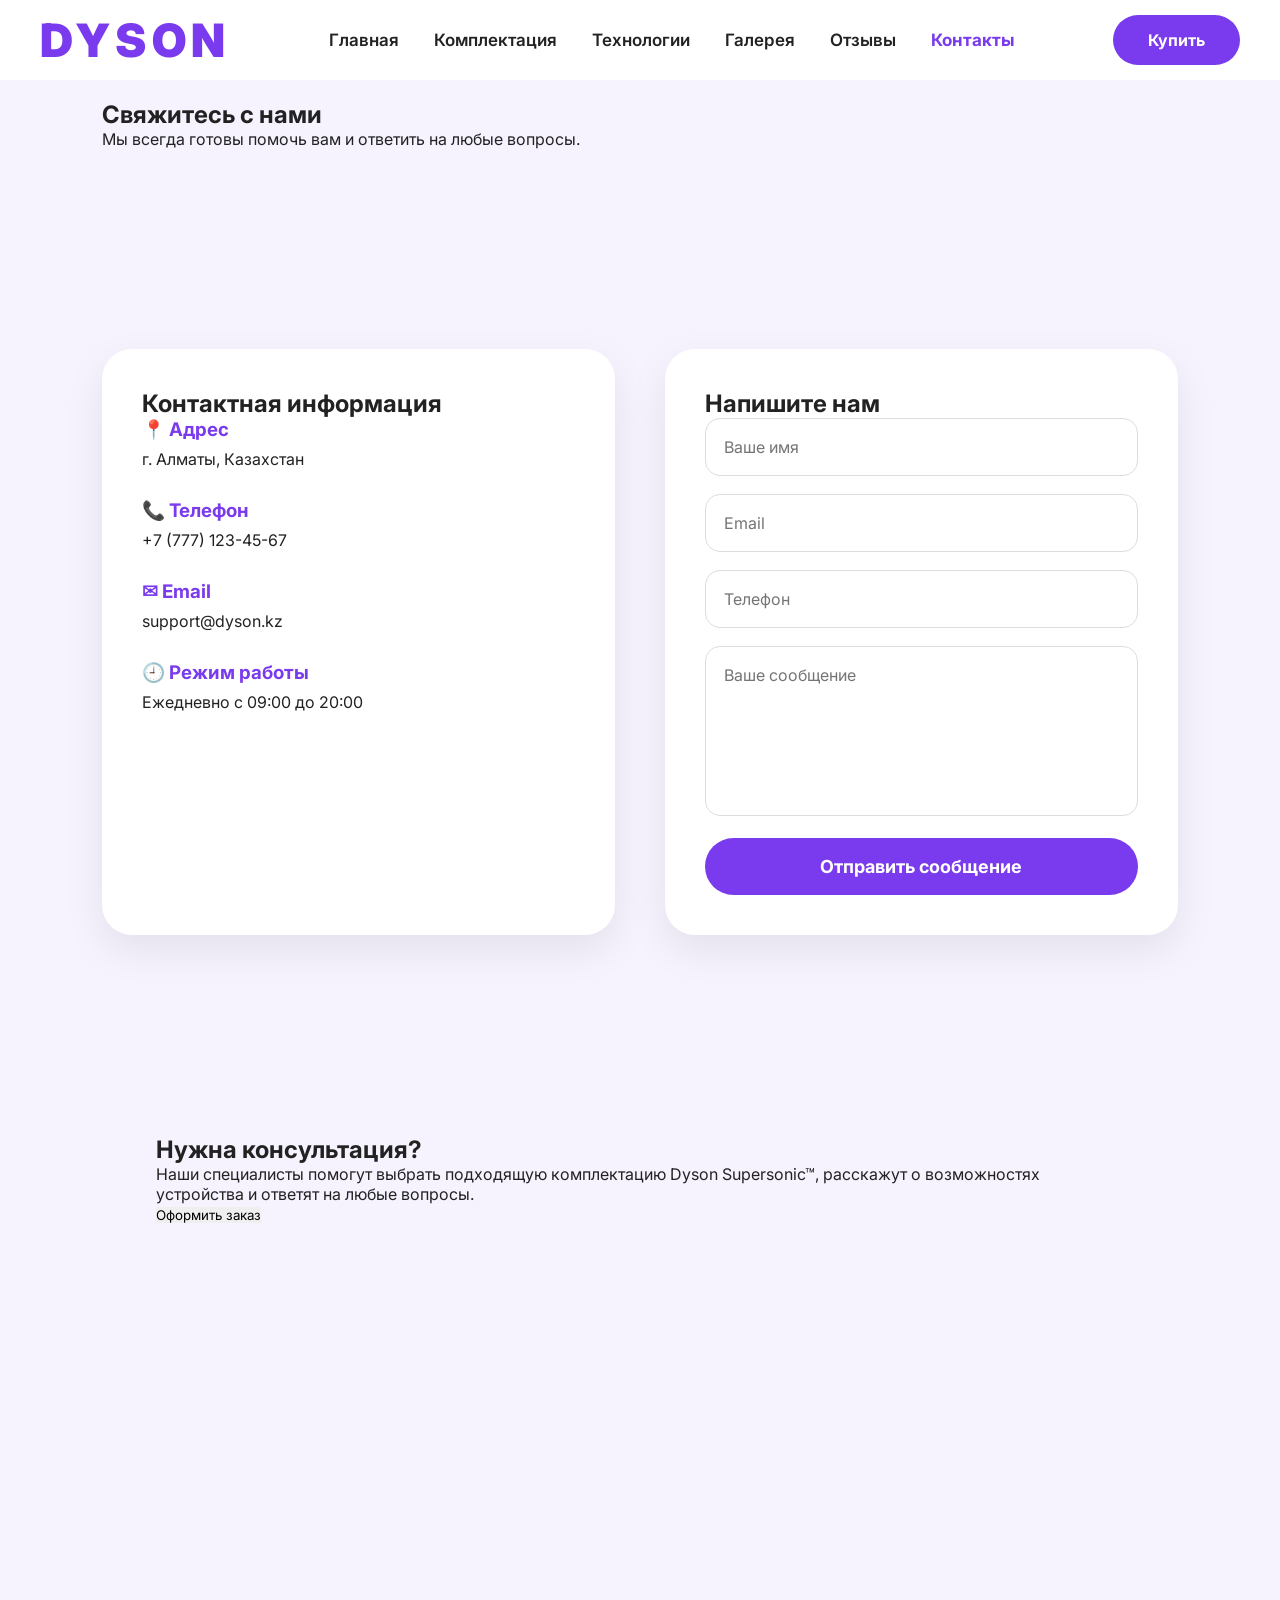
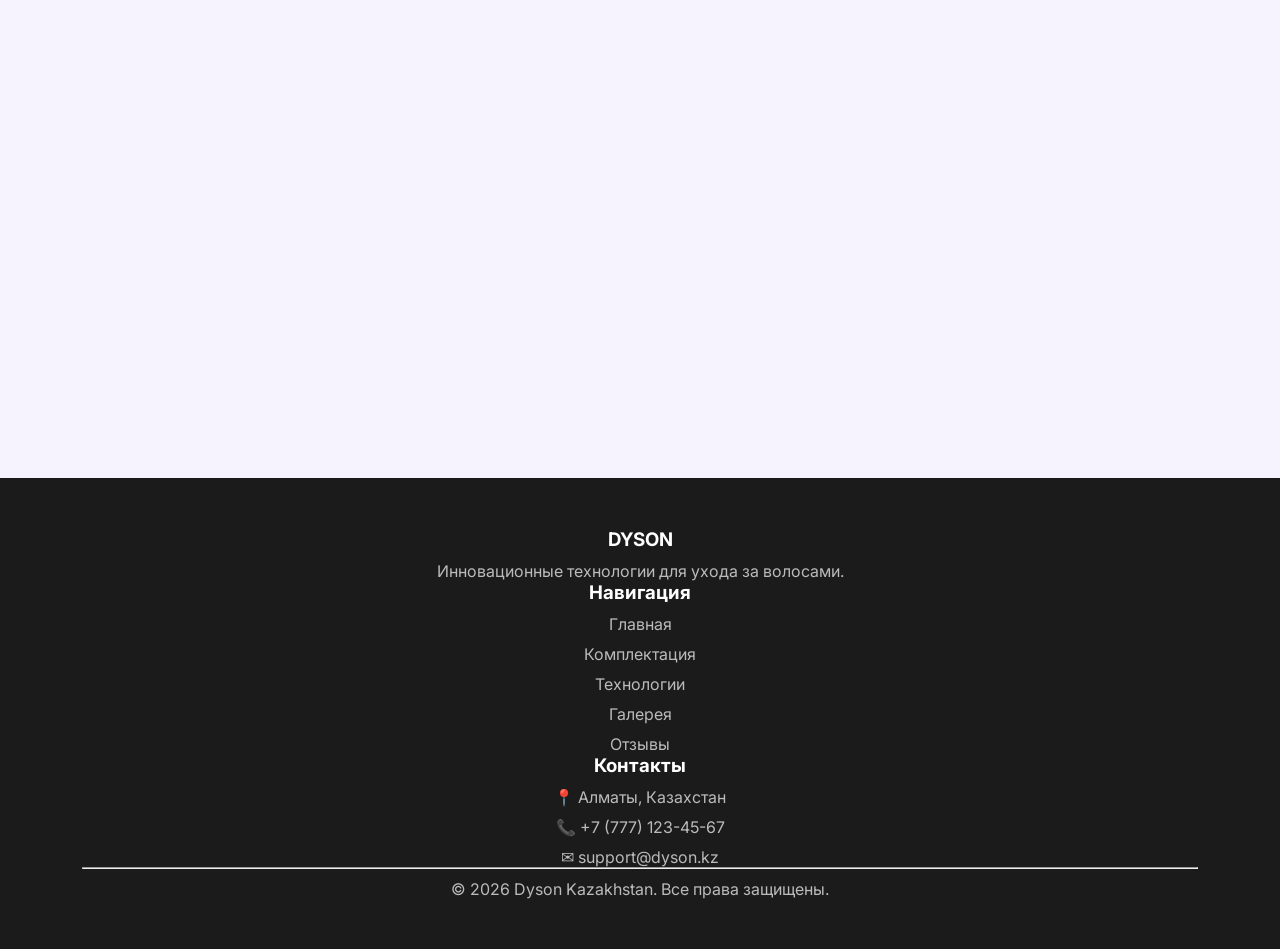
<file: contacts.html>
<!DOCTYPE html>
<html lang="ru">

<head>

<meta charset="UTF-8">

<meta name="viewport" content="width=device-width, initial-scale=1.0">

<title>Контакты | Dyson Supersonic™</title>

<link rel="stylesheet" href="style.css">

<link href="https://fonts.googleapis.com/css2?family=Inter:wght@300;400;500;600;700;800&display=swap" rel="stylesheet">

<script src="script.js" defer></script>

</head>

<body>

<header>

<div class="logo">

DYSON

</div>

<div class="menu-btn" id="menuBtn">

☰

</div>

<nav id="navMenu">

<a href="index.html">Главная</a>

<a href="products.html">Комплектация</a>

<a href="technology.html">Технологии</a>

<a href="gallery.html">Галерея</a>

<a href="reviews.html">Отзывы</a>

<a href="contacts.html">Контакты</a>

</nav>

<a href="order.html" class="buy">

Купить

</a>

</header>

<section class="title">

<h1>

Свяжитесь с нами

</h1>

<p>

Мы всегда готовы помочь вам и ответить на любые вопросы.

</p>

</section>

<section class="contact-wrapper">

<div class="contact-info">

<h2>

Контактная информация

</h2>

<div class="contact-item">

<h3>📍 Адрес</h3>

<p>

г. Алматы, Казахстан

</p>

</div>

<div class="contact-item">

<h3>📞 Телефон</h3>

<p>

+7 (777) 123-45-67

</p>

</div>

<div class="contact-item">

<h3>✉ Email</h3>

<p>

support@dyson.kz

</p>

</div>

<div class="contact-item">

<h3>🕘 Режим работы</h3>

<p>

Ежедневно с 09:00 до 20:00

</p>

</div>

</div>

<div class="contact-form">

<h2>

Напишите нам

</h2>

<form>

<input type="text" placeholder="Ваше имя" required>

<input type="email" placeholder="Email" required>

<input type="tel" placeholder="Телефон">

<textarea placeholder="Ваше сообщение"></textarea>

<button type="submit">

Отправить сообщение

</button>
</form>

</div>

</section>

<section class="buy-block">

<div class="container">

<h2>

Нужна консультация?

</h2>

<p>

Наши специалисты помогут выбрать подходящую комплектацию Dyson Supersonic™, расскажут о возможностях устройства и ответят на любые вопросы.

</p>

<a href="order.html">

<button class="buy-btn">

Оформить заказ

</button>

</a>

</div>

</section>

<section class="map">

<iframe
src="https://www.google.com/maps?q=Almaty,+Kazakhstan&output=embed"
width="100%"
height="450"
style="border:0;"
allowfullscreen=""
loading="lazy">

</iframe>

</section>

<footer>

<div class="container">

<div class="footer-top">

<div>

<h3>

DYSON

</h3>

<p>

Инновационные технологии для ухода за волосами.

</p>

</div>

<div>

<h3>

Навигация

</h3>

<p><a href="index.html">Главная</a></p>

<p><a href="products.html">Комплектация</a></p>

<p><a href="technology.html">Технологии</a></p>

<p><a href="gallery.html">Галерея</a></p>

<p><a href="reviews.html">Отзывы</a></p>

</div>

<div>

<h3>

Контакты

</h3>

<p>📍 Алматы, Казахстан</p>

<p>📞 +7 (777) 123-45-67</p>

<p>✉ support@dyson.kz</p>

</div>

</div>

<hr>

<p class="copyright">

© 2026 Dyson Kazakhstan. Все права защищены.

</p>

</div>

</footer>

</body>

</html>
</file>
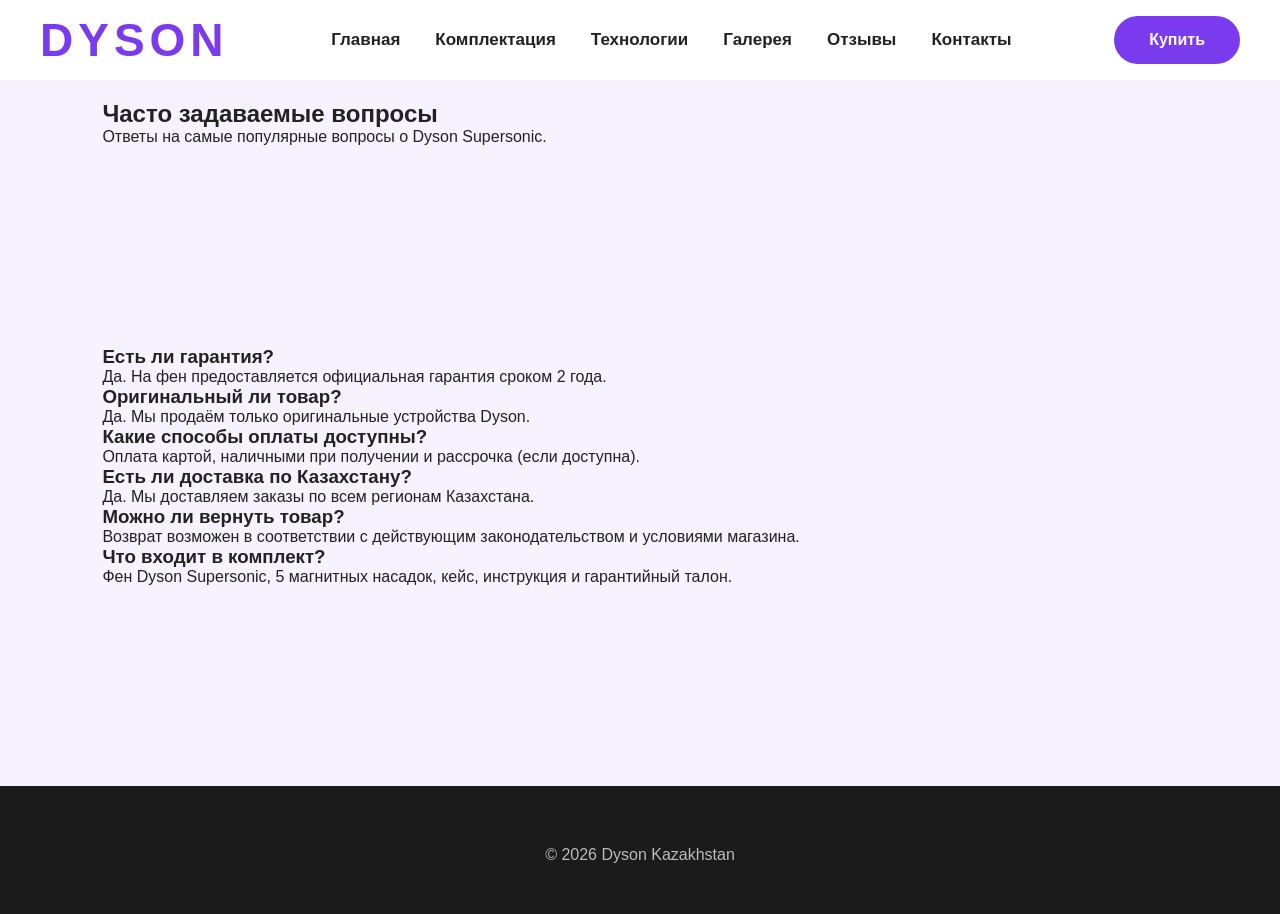
<file: faq.html>
<!DOCTYPE html>

<html lang="ru">

<head>

<meta charset="UTF-8">

<meta name="viewport" content="width=device-width, initial-scale=1.0">

<title>FAQ | Dyson Supersonic</title>

<link rel="stylesheet" href="style.css">

</head>

<body>

<header>

<div class="logo">

DYSON

</div>

<div class="menu-btn" id="menuBtn">

☰

</div>

<nav id="navMenu">

<a href="index.html">Главная</a>

<a href="products.html">Комплектация</a>

<a href="technology.html">Технологии</a>

<a href="gallery.html">Галерея</a>

<a href="reviews.html">Отзывы</a>

<a href="contacts.html">Контакты</a>

</nav>

<a href="order.html" class="buy">

Купить

</a>

</header>

<section class="title">

<h1>

Часто задаваемые вопросы

</h1>

<p>

Ответы на самые популярные вопросы о Dyson Supersonic.

</p>

</section>

<section class="features">

<div class="features-grid">

<div class="feature">

<h3>

Есть ли гарантия?

</h3>

<p>

Да. На фен предоставляется официальная гарантия сроком 2 года.

</p>

</div>

<div class="feature">

<h3>

Оригинальный ли товар?

</h3>

<p>

Да. Мы продаём только оригинальные устройства Dyson.

</p>

</div>

<div class="feature">

<h3>

Какие способы оплаты доступны?

</h3>

<p>

Оплата картой, наличными при получении и рассрочка (если доступна).

</p>

</div>

<div class="feature">

<h3>

Есть ли доставка по Казахстану?

</h3>

<p>

Да. Мы доставляем заказы по всем регионам Казахстана.

</p>

</div>

<div class="feature">

<h3>

Можно ли вернуть товар?

</h3>

<p>

Возврат возможен в соответствии с действующим законодательством и условиями магазина.

</p>

</div>

<div class="feature">

<h3>

Что входит в комплект?

</h3>

<p>

Фен Dyson Supersonic, 5 магнитных насадок, кейс, инструкция и гарантийный талон.

</p>

</div>

</div>

</section>

<footer>

<p>

© 2026 Dyson Kazakhstan

</p>

</footer>

<script src="script.js"></script>

</body>

</html>
</file>
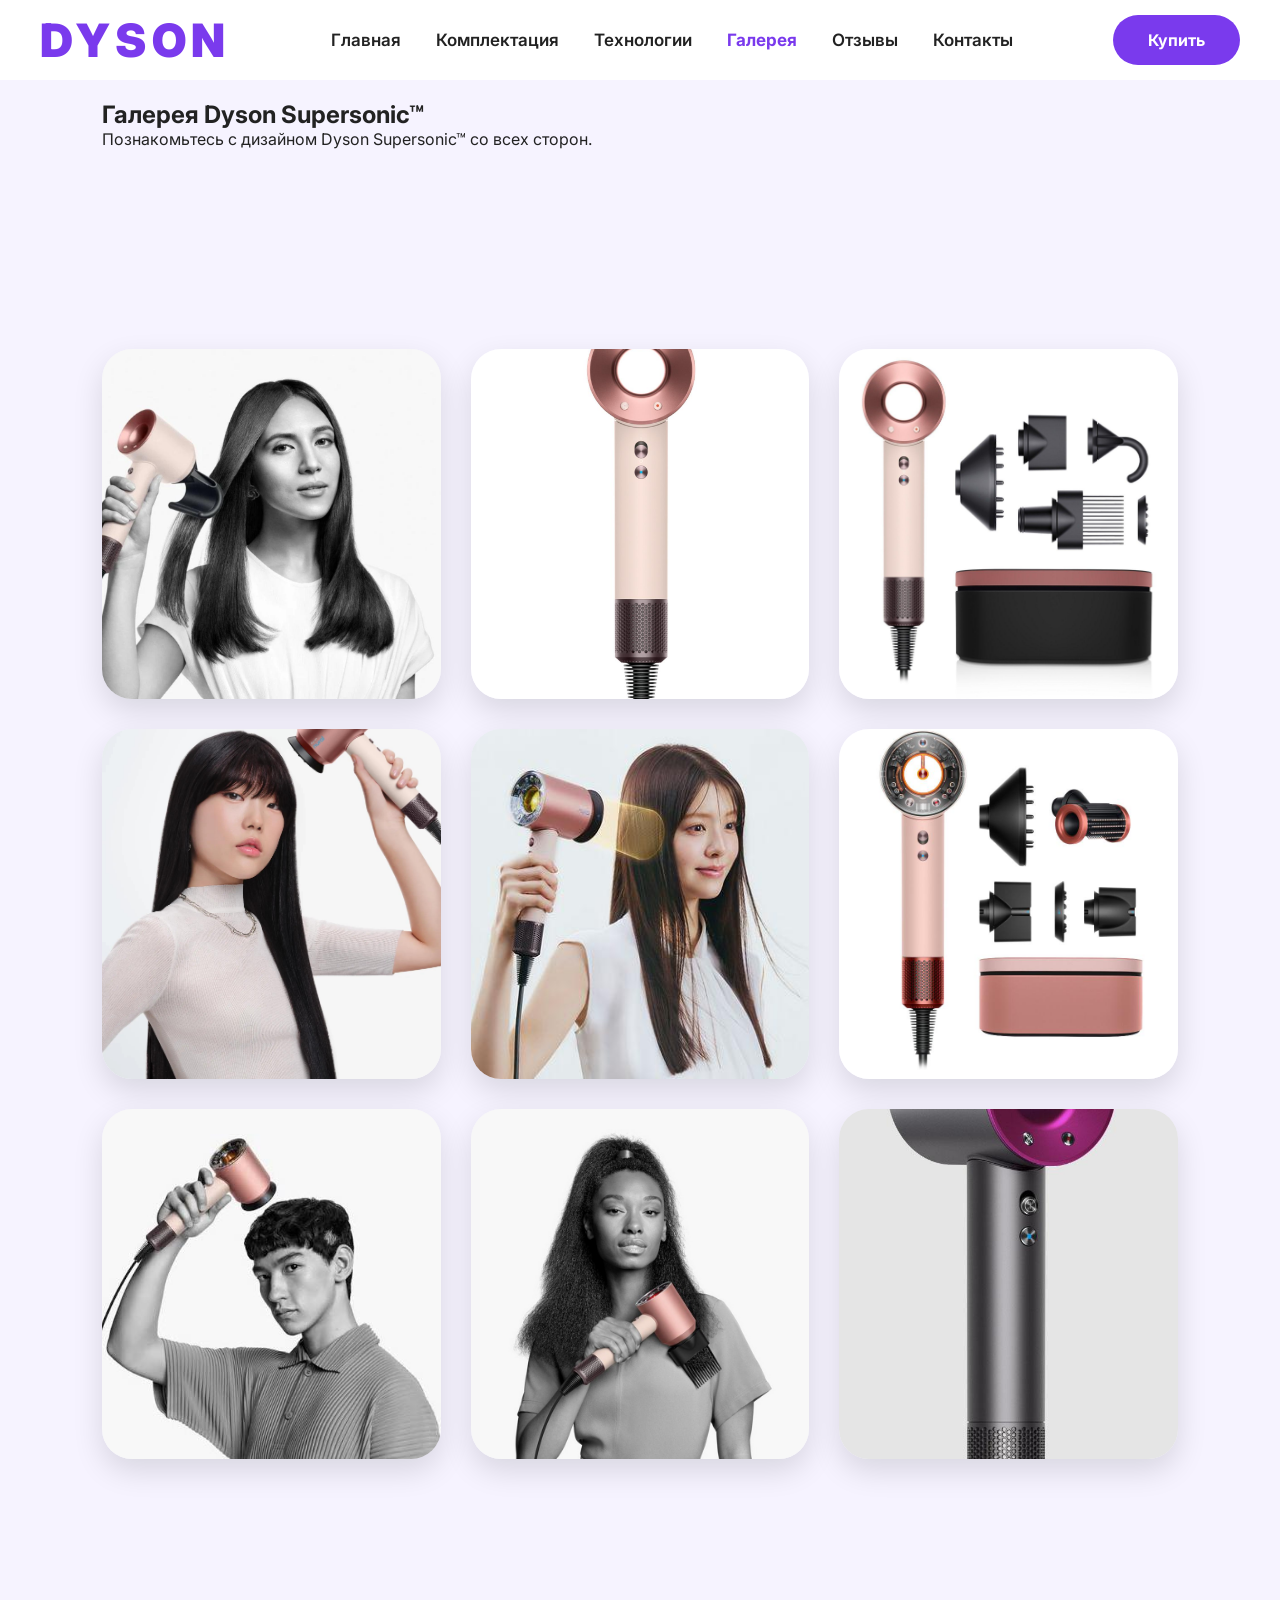
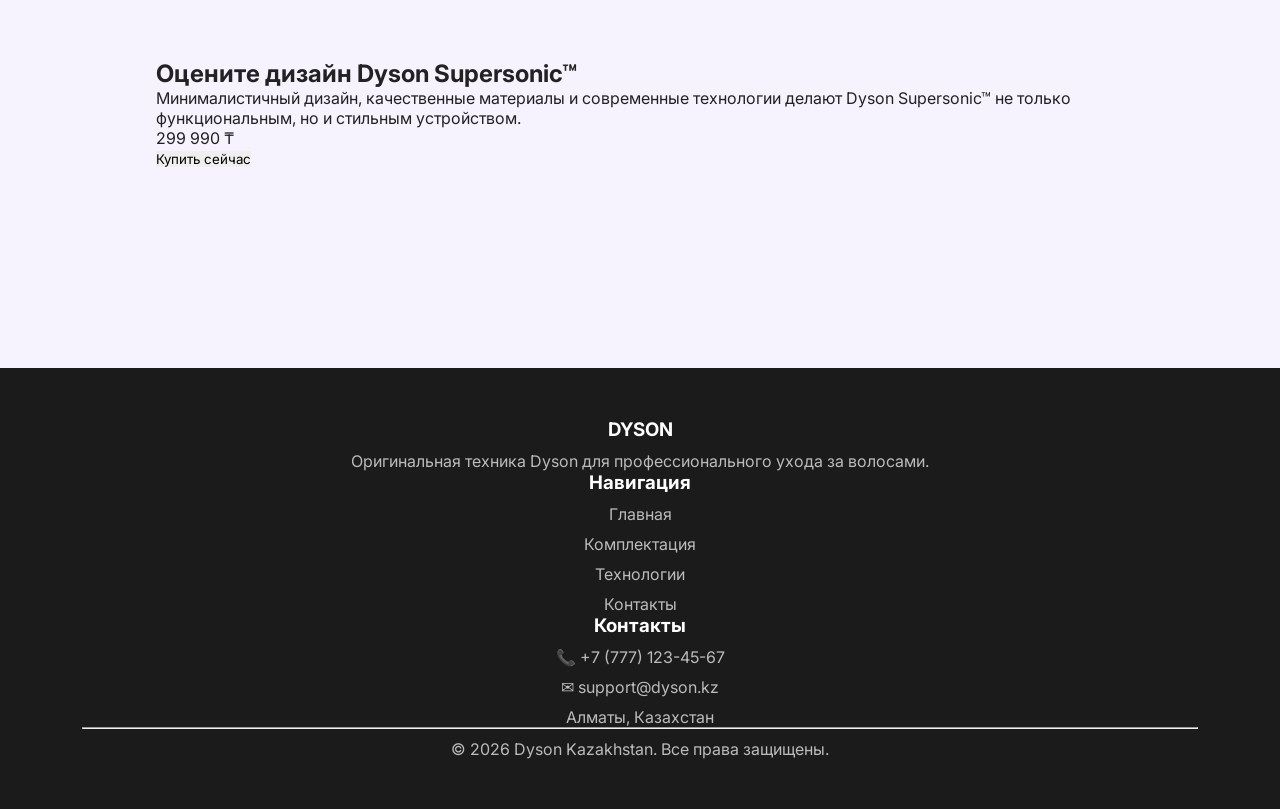
<file: gallery.html>
<!DOCTYPE html>
<html lang="ru">

<head>

<meta charset="UTF-8">

<meta name="viewport" content="width=device-width, initial-scale=1.0">

<title>Галерея | Dyson Supersonic™</title>

<link rel="stylesheet" href="style.css">

<link href="https://fonts.googleapis.com/css2?family=Inter:wght@300;400;500;600;700;800&display=swap" rel="stylesheet">

<script src="script.js" defer></script>

</head>

<body>

<header>

<div class="logo">

DYSON

</div>

<div class="menu-btn" id="menuBtn">

☰

</div>

<nav id="navMenu">

<a href="index.html">Главная</a>

<a href="products.html">Комплектация</a>

<a href="technology.html">Технологии</a>

<a href="gallery.html">Галерея</a>

<a href="reviews.html">Отзывы</a>

<a href="contacts.html">Контакты</a>

</nav>

<a href="order.html" class="buy">

Купить

</a>

</header>

<section class="title">

<h1>

Галерея Dyson Supersonic™

</h1>

<p>

Познакомьтесь с дизайном Dyson Supersonic™ со всех сторон.

</p>

</section>

<section class="gallery">

<div class="gallery-item">

<img src="images/gallery1.jpg" alt="Dyson">

</div>

<div class="gallery-item">

<img src="images/gallery2.jpg" alt="Dyson">

</div>

<div class="gallery-item">

<img src="images/gallery3.jpg" alt="Dyson">

</div>

<div class="gallery-item">

<img src="images/gallery4.jpg" alt="Dyson">

</div>

<div class="gallery-item">

<img src="images/gallery5.jpg" alt="Dyson">

</div>

<div class="gallery-item">

<img src="images/gallery6.jpg" alt="Dyson">

</div>
<div class="gallery-item">

<img src="images/gallery7.jpg" alt="Dyson">

</div>

<div class="gallery-item">

<img src="images/gallery8.jpg" alt="Dyson">

</div>

<div class="gallery-item">

<img src="images/gallery9.jpg" alt="Dyson">

</div>

</section>

<section class="buy-block">

<div class="container">

<h2>

Оцените дизайн Dyson Supersonic™

</h2>

<p>

Минималистичный дизайн, качественные материалы и современные технологии делают Dyson Supersonic™ не только функциональным, но и стильным устройством.

</p>

<div class="price">

299 990 ₸

</div>

<a href="order.html">

<button class="buy-btn">

Купить сейчас

</button>

</a>

</div>

</section>

<footer>

<div class="container">

<div class="footer-top">

<div>

<h3>

DYSON

</h3>

<p>

Оригинальная техника Dyson для профессионального ухода за волосами.

</p>

</div>

<div>

<h3>

Навигация

</h3>

<p><a href="index.html">Главная</a></p>

<p><a href="products.html">Комплектация</a></p>

<p><a href="technology.html">Технологии</a></p>

<p><a href="contacts.html">Контакты</a></p>

</div>

<div>

<h3>

Контакты

</h3>

<p>📞 +7 (777) 123-45-67</p>

<p>✉ support@dyson.kz</p>

<p>Алматы, Казахстан</p>

</div>

</div>

<hr>

<p class="copyright">

© 2026 Dyson Kazakhstan. Все права защищены.

</p>

</div>

</footer>

</body>

</html>
</file>
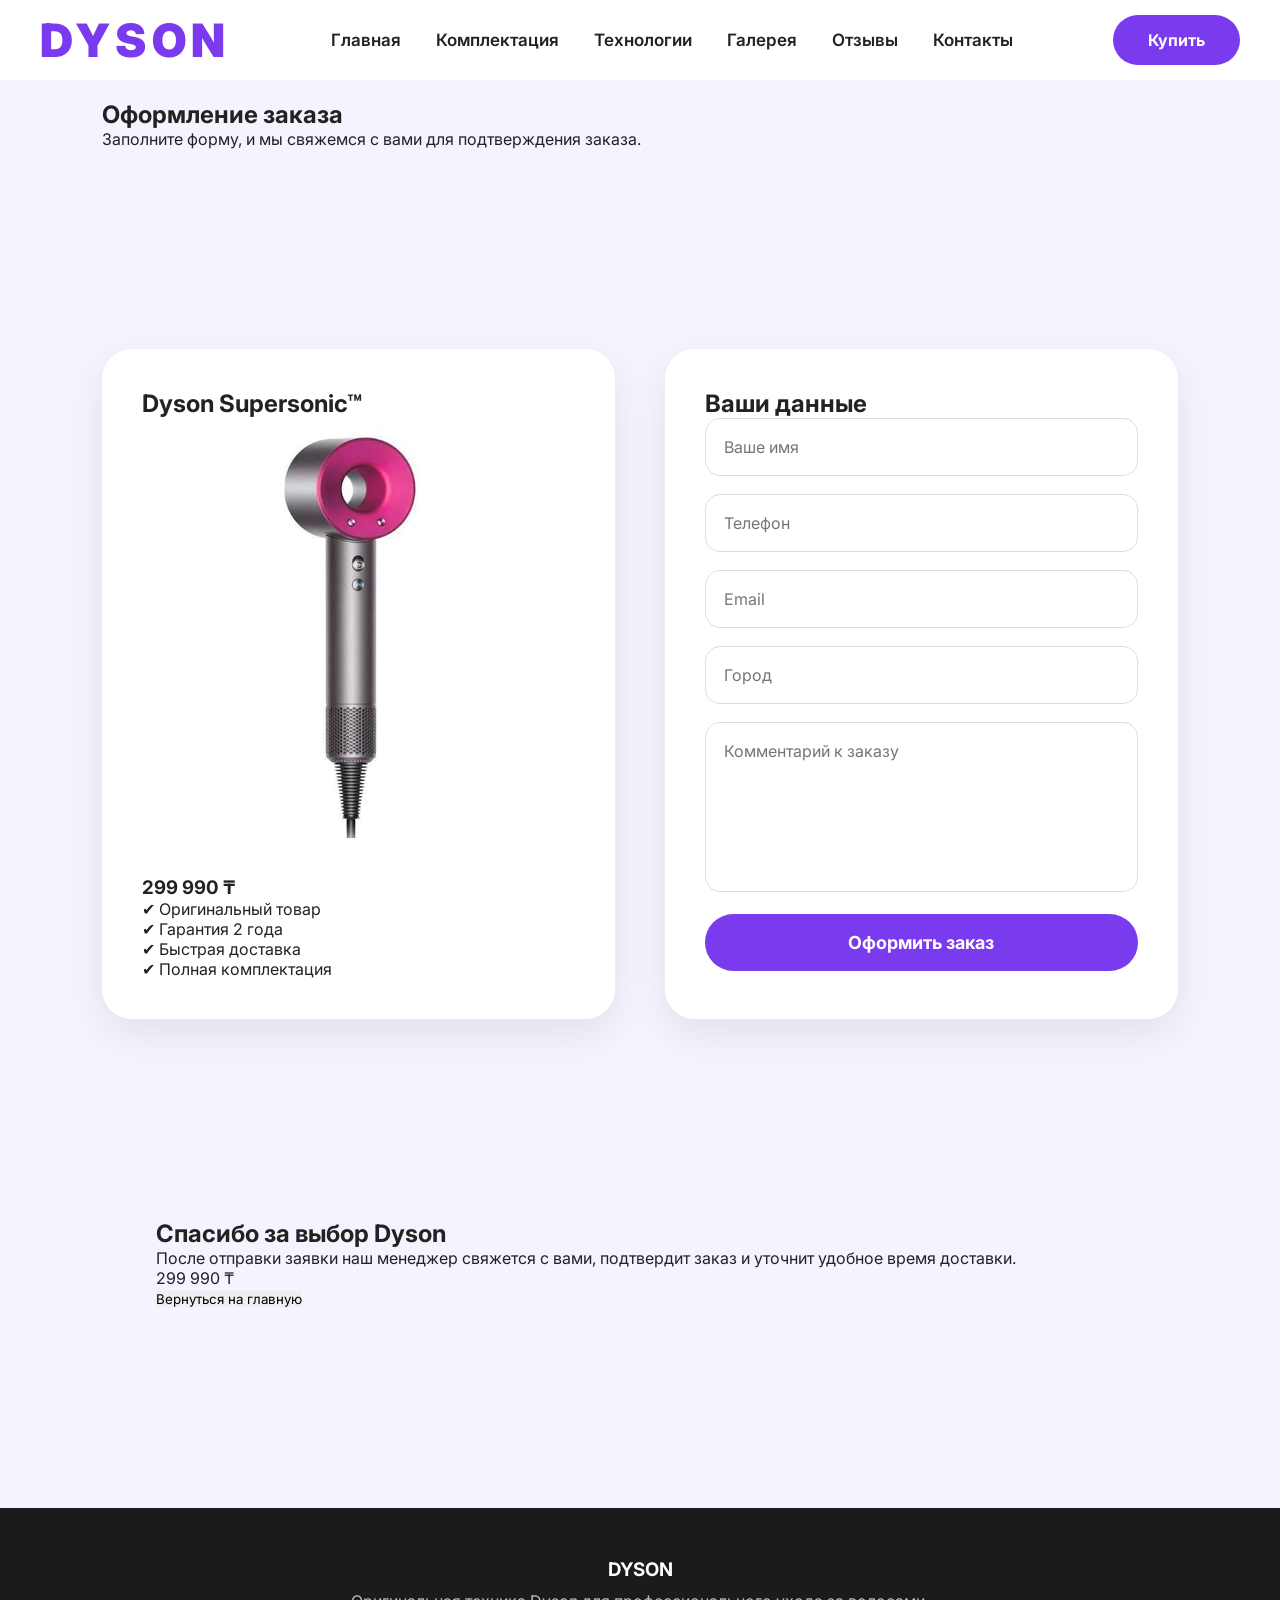
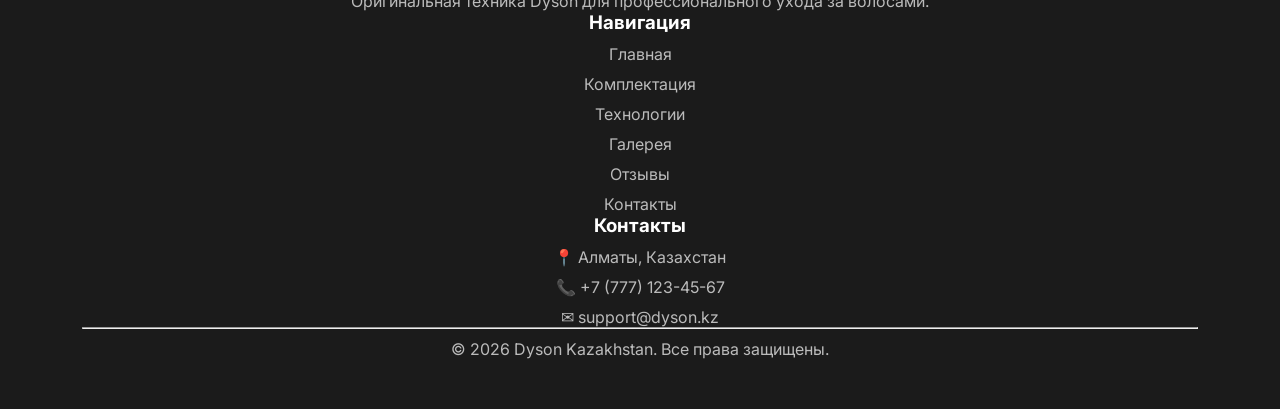
<file: order.html>
<!DOCTYPE html>
<html lang="ru">

<head>

<meta charset="UTF-8">

<meta name="viewport" content="width=device-width, initial-scale=1.0">

<title>Оформление заказа | Dyson Supersonic™</title>

<link rel="stylesheet" href="style.css">

<link href="https://fonts.googleapis.com/css2?family=Inter:wght@300;400;500;600;700;800&display=swap" rel="stylesheet">

<script src="script.js" defer></script>

</head>

<body>

<header>

<div class="logo">

DYSON

</div>

<div class="menu-btn" id="menuBtn">

☰

</div>

<nav id="navMenu">

<a href="index.html">Главная</a>

<a href="products.html">Комплектация</a>

<a href="technology.html">Технологии</a>

<a href="gallery.html">Галерея</a>

<a href="reviews.html">Отзывы</a>

<a href="contacts.html">Контакты</a>

</nav>

<a href="order.html" class="buy">

Купить

</a>

</header>

<section class="title">

<h1>

Оформление заказа

</h1>

<p>

Заполните форму, и мы свяжемся с вами для подтверждения заказа.

</p>

</section>

<section class="contact-wrapper">

<div class="contact-info">

<h2>

Dyson Supersonic™

</h2>

<img src="images/dyson-main.png" alt="Dyson">

<h3 style="margin-top:25px;">

299 990 ₸

</h3>

<p>

✔ Оригинальный товар</p>

<p>✔ Гарантия 2 года</p>

<p>✔ Быстрая доставка</p>

<p>✔ Полная комплектация</p>

</div>

<div class="contact-form">

<h2>

Ваши данные

</h2>

<form>

<input type="text" placeholder="Ваше имя" required>

<input type="tel" placeholder="Телефон" required>

<input type="email" placeholder="Email">

<input type="text" placeholder="Город">

<textarea placeholder="Комментарий к заказу"></textarea>

<button type="submit">

Оформить заказ

</button>
</form>

</div>

</section>

<section class="buy-block">

<div class="container">

<h2>

Спасибо за выбор Dyson

</h2>

<p>

После отправки заявки наш менеджер свяжется с вами, подтвердит заказ и уточнит удобное время доставки.

</p>

<div class="price">

299 990 ₸

</div>

<a href="index.html">

<button class="buy-btn">

Вернуться на главную

</button>

</a>

</div>

</section>

<footer>

<div class="container">

<div class="footer-top">

<div>

<h3>

DYSON

</h3>

<p>

Оригинальная техника Dyson для профессионального ухода за волосами.

</p>

</div>

<div>

<h3>

Навигация

</h3>

<p><a href="index.html">Главная</a></p>

<p><a href="products.html">Комплектация</a></p>

<p><a href="technology.html">Технологии</a></p>

<p><a href="gallery.html">Галерея</a></p>

<p><a href="reviews.html">Отзывы</a></p>

<p><a href="contacts.html">Контакты</a></p>

</div>

<div>

<h3>

Контакты

</h3>

<p>📍 Алматы, Казахстан</p>

<p>📞 +7 (777) 123-45-67</p>

<p>✉ support@dyson.kz</p>

</div>

</div>

<hr>

<p class="copyright">

© 2026 Dyson Kazakhstan. Все права защищены.

</p>

</div>

</footer>

</body>

</html>
</file>
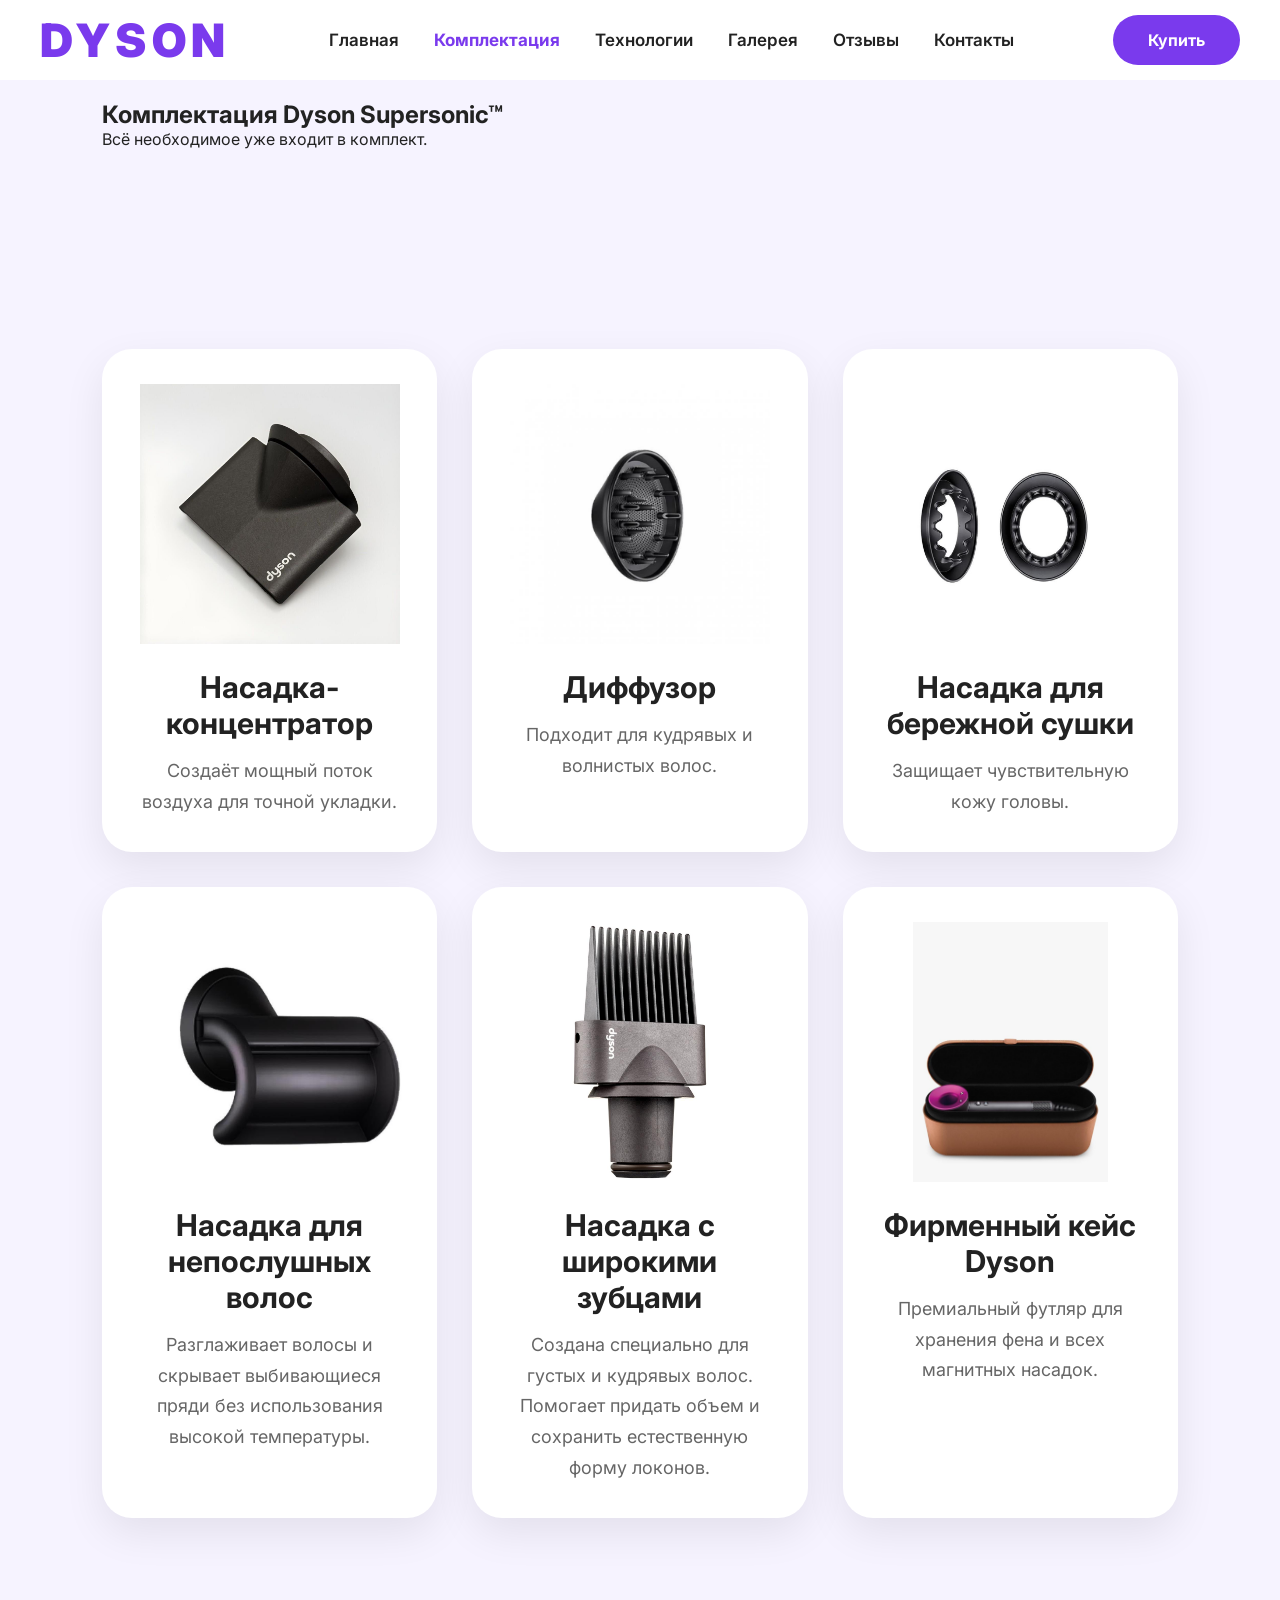
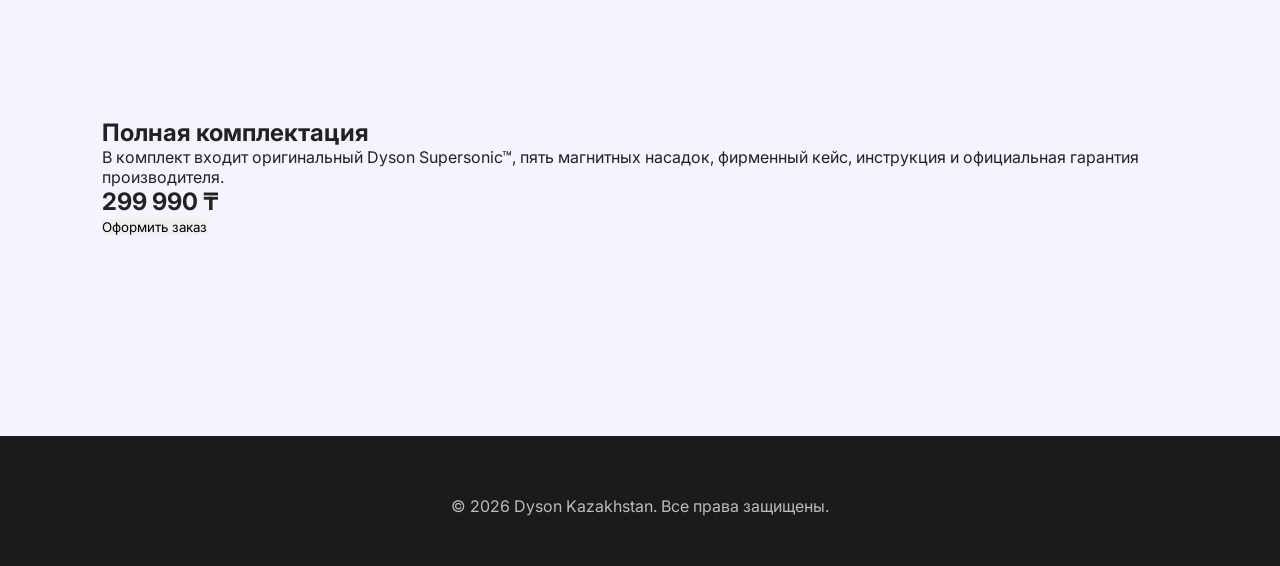
<file: products.html>
<!DOCTYPE html>
<html lang="ru">

<head>

<meta charset="UTF-8">

<meta name="viewport" content="width=device-width, initial-scale=1.0">

<title>Комплектация | Dyson Supersonic™</title>

<link rel="stylesheet" href="style.css">

<link href="https://fonts.googleapis.com/css2?family=Inter:wght@300;400;500;600;700;800&display=swap" rel="stylesheet">

<script src="script.js" defer></script>

</head>

<body>

<header>

<div class="logo">

DYSON

</div>

<div class="menu-btn" id="menuBtn">

☰

</div>

<nav id="navMenu">

<a href="index.html">Главная</a>

<a href="products.html">Комплектация</a>

<a href="technology.html">Технологии</a>

<a href="gallery.html">Галерея</a>

<a href="reviews.html">Отзывы</a>

<a href="contacts.html">Контакты</a>

</nav>

<a href="order.html" class="buy">

Купить

</a>

</header>

<section class="title">

<h1>

Комплектация Dyson Supersonic™

</h1>

<p>

Всё необходимое уже входит в комплект.

</p>

</section>

<section class="grid">

<div class="card">

<img src="images/nozzle1.jpg" alt="">

<h3>

Насадка-концентратор

</h3>

<p>

Создаёт мощный поток воздуха для точной укладки.

</p>

</div>

<div class="card">

<img src="images/nozzle2.jpg" alt="">

<h3>

Диффузор

</h3>

<p>

Подходит для кудрявых и волнистых волос.

</p>

</div>

<div class="card">

<img src="images/nozzle3.jpg" alt="">

<h3>

Насадка для бережной сушки

</h3>

<p>

Защищает чувствительную кожу головы.

</p>

</div>
<div class="card">

<img src="images/nozzle4.jpg" alt="">

<h3>

Насадка для непослушных волос

</h3>

<p>

Разглаживает волосы и скрывает выбивающиеся пряди без использования высокой температуры.

</p>

</div>

<div class="card">

<img src="images/nozzle5.jpg" alt="">

<h3>

Насадка с широкими зубцами

</h3>

<p>

Создана специально для густых и кудрявых волос. Помогает придать объем и сохранить естественную форму локонов.

</p>

</div>

<div class="card">

<img src="images/case.jpg" alt="">

<h3>

Фирменный кейс Dyson

</h3>

<p>

Премиальный футляр для хранения фена и всех магнитных насадок.

</p>

</div>

</section>

<section class="buy-block">

<h2>

Полная комплектация

</h2>

<p>

В комплект входит оригинальный Dyson Supersonic™, пять магнитных насадок, фирменный кейс, инструкция и официальная гарантия производителя.

</p>

<h1>

299 990 ₸

</h1>

<a href="order.html">

<button>

Оформить заказ

</button>

</a>

</section>

<footer>

<p>

© 2026 Dyson Kazakhstan. Все права защищены.

</p>

</footer>

</body>

</html>
</file>
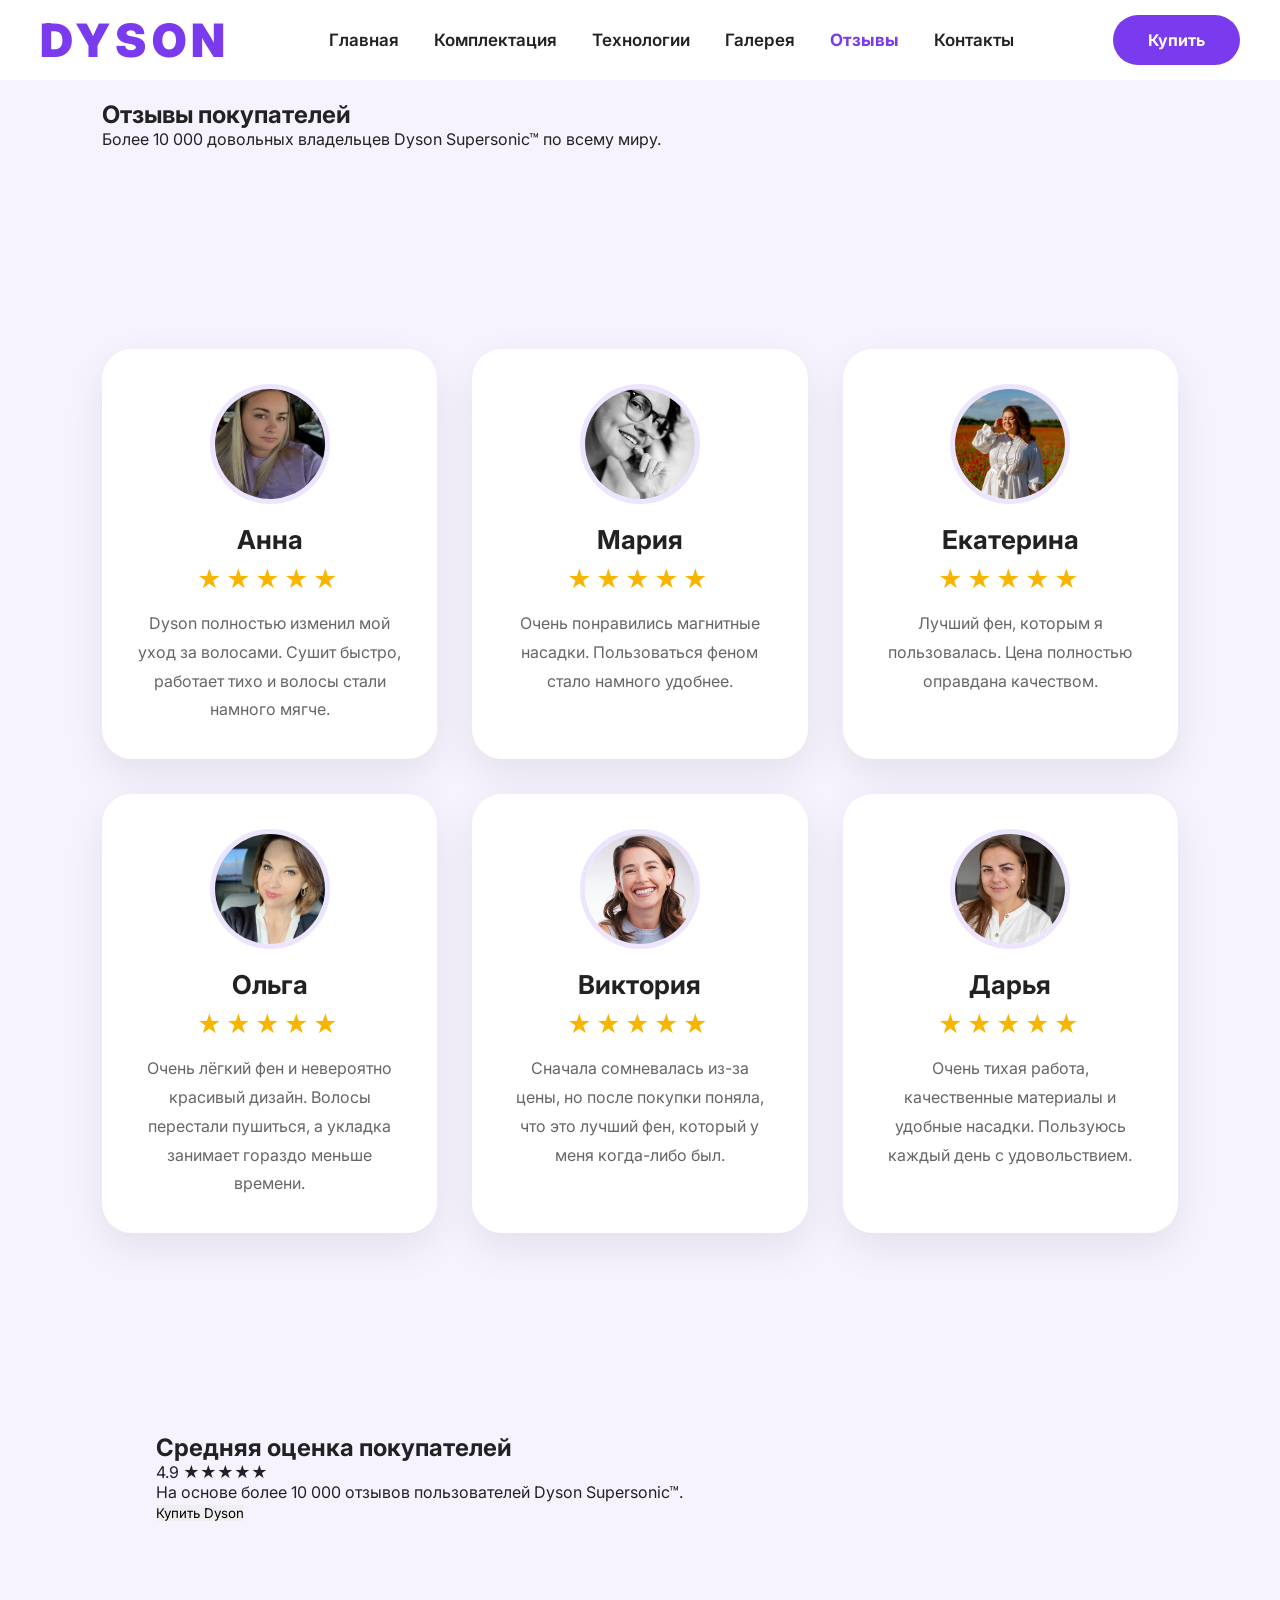
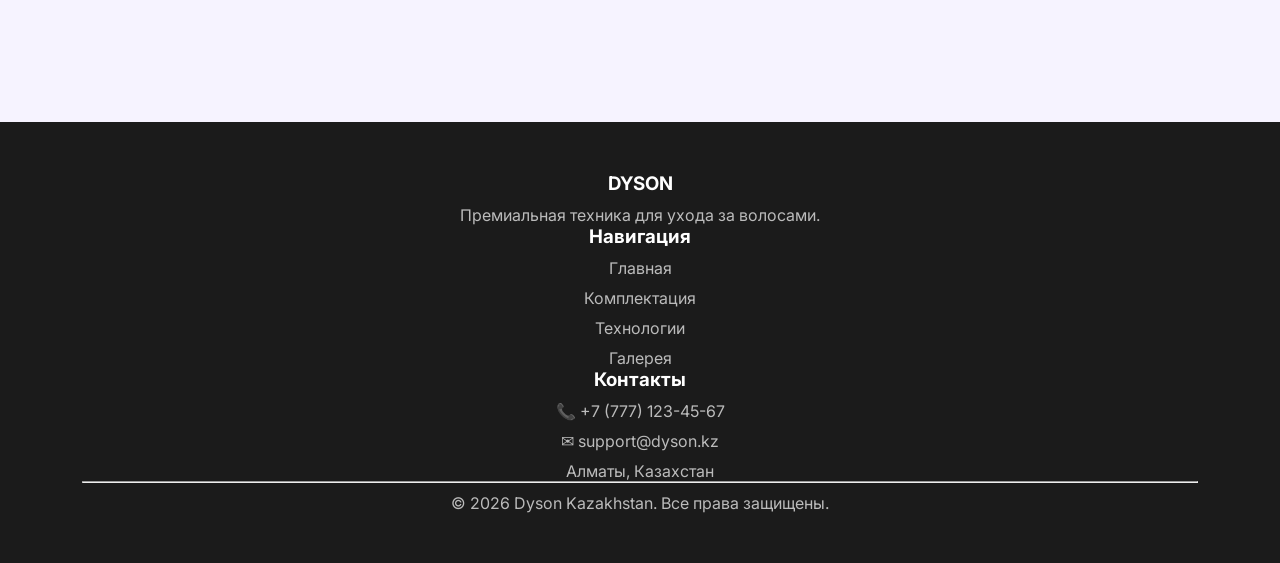
<file: reviews.html>
<!DOCTYPE html>
<html lang="ru">

<head>

<meta charset="UTF-8">

<meta name="viewport" content="width=device-width, initial-scale=1.0">

<title>Отзывы | Dyson Supersonic™</title>

<link rel="stylesheet" href="style.css">

<link href="https://fonts.googleapis.com/css2?family=Inter:wght@300;400;500;600;700;800&display=swap" rel="stylesheet">

<script src="script.js" defer></script>

</head>

<body>

<header>

<div class="logo">

DYSON

</div>

<div class="menu-btn" id="menuBtn">

☰

</div>

<nav id="navMenu">

<a href="index.html">Главная</a>

<a href="products.html">Комплектация</a>

<a href="technology.html">Технологии</a>

<a href="gallery.html">Галерея</a>

<a href="reviews.html">Отзывы</a>

<a href="contacts.html">Контакты</a>

</nav>

<a href="order.html" class="buy">

Купить

</a>

</header>

<section class="title">

<h1>

Отзывы покупателей

</h1>

<p>

Более 10 000 довольных владельцев Dyson Supersonic™ по всему миру.

</p>

</section>

<section class="reviews">

<div class="review">

<img src="images/user1.jpg" alt="Анна">

<h3>

Анна

</h3>

<div class="stars">

★★★★★

</div>

<p>

Dyson полностью изменил мой уход за волосами. Сушит быстро, работает тихо и волосы стали намного мягче.

</p>

</div>

<div class="review">

<img src="images/user2.jpg" alt="Мария">

<h3>

Мария

</h3>

<div class="stars">

★★★★★

</div>

<p>

Очень понравились магнитные насадки. Пользоваться феном стало намного удобнее.

</p>

</div>

<div class="review">

<img src="images/user3.jpg" alt="Екатерина">

<h3>

Екатерина

</h3>

<div class="stars">

★★★★★

</div>

<p>

Лучший фен, которым я пользовалась. Цена полностью оправдана качеством.

</p>

</div>
<div class="review">

<img src="images/user4.jpg" alt="Ольга">

<h3>

Ольга

</h3>

<div class="stars">

★★★★★

</div>

<p>

Очень лёгкий фен и невероятно красивый дизайн. Волосы перестали пушиться, а укладка занимает гораздо меньше времени.

</p>

</div>

<div class="review">

<img src="images/user5.jpg" alt="Виктория">

<h3>

Виктория

</h3>

<div class="stars">

★★★★★

</div>

<p>

Сначала сомневалась из-за цены, но после покупки поняла, что это лучший фен, который у меня когда-либо был.

</p>

</div>

<div class="review">

<img src="images/user6.jpg" alt="Дарья">

<h3>

Дарья

</h3>

<div class="stars">

★★★★★

</div>

<p>

Очень тихая работа, качественные материалы и удобные насадки. Пользуюсь каждый день с удовольствием.

</p>

</div>

</section>

<section class="buy-block">

<div class="container">

<h2>

Средняя оценка покупателей

</h2>

<div class="price">

4.9 ★★★★★

</div>

<p>

На основе более 10 000 отзывов пользователей Dyson Supersonic™.

</p>

<a href="order.html">

<button class="buy-btn">

Купить Dyson

</button>

</a>

</div>

</section>

<footer>

<div class="container">

<div class="footer-top">

<div>

<h3>

DYSON

</h3>

<p>

Премиальная техника для ухода за волосами.

</p>

</div>

<div>

<h3>

Навигация

</h3>

<p><a href="index.html">Главная</a></p>

<p><a href="products.html">Комплектация</a></p>

<p><a href="technology.html">Технологии</a></p>

<p><a href="gallery.html">Галерея</a></p>

</div>

<div>

<h3>

Контакты

</h3>

<p>📞 +7 (777) 123-45-67</p>

<p>✉ support@dyson.kz</p>

<p>Алматы, Казахстан</p>

</div>

</div>

<hr>

<p class="copyright">

© 2026 Dyson Kazakhstan. Все права защищены.

</p>

</div>

</footer>

</body>

</html>
</file>
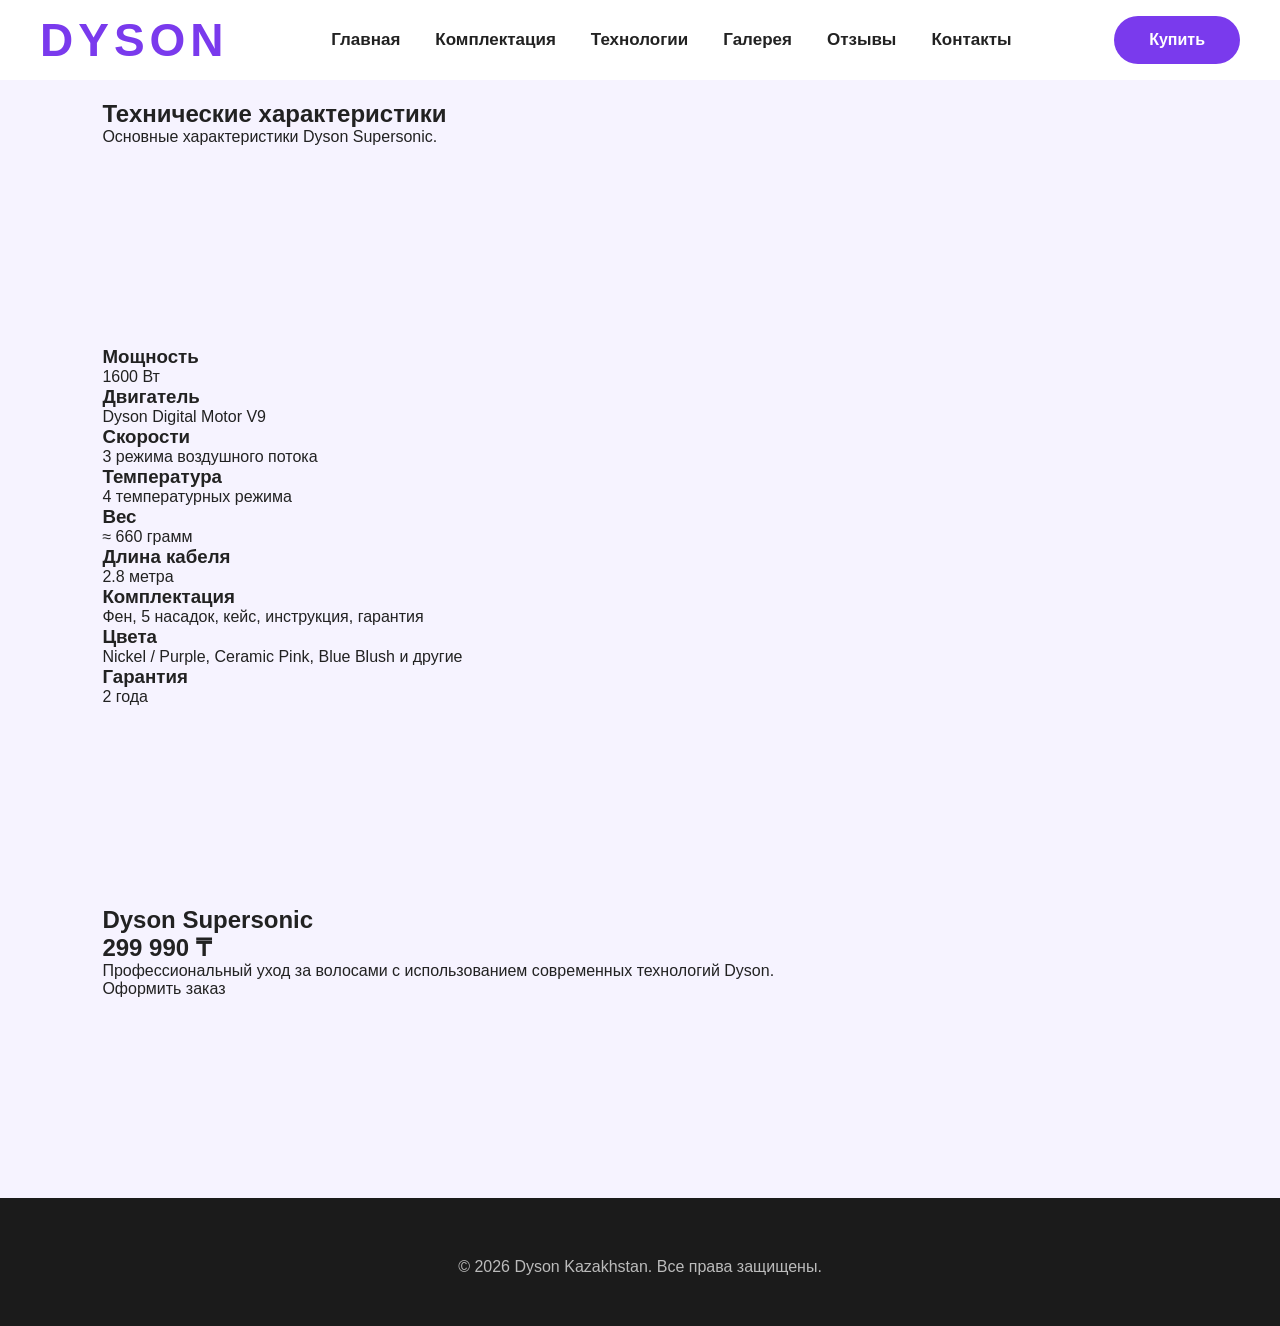
<file: specs.html>
<!DOCTYPE html>

<html lang="ru">

<head>

<meta charset="UTF-8">

<meta name="viewport" content="width=device-width, initial-scale=1.0">

<title>Характеристики | Dyson Supersonic</title>

<link rel="stylesheet" href="style.css">

</head>

<body>

<header>

<div class="logo">

DYSON

</div>

<div class="menu-btn" id="menuBtn">

☰

</div>

<nav id="navMenu">

<a href="index.html">Главная</a>

<a href="products.html">Комплектация</a>

<a href="technology.html">Технологии</a>

<a href="gallery.html">Галерея</a>

<a href="reviews.html">Отзывы</a>

<a href="contacts.html">Контакты</a>

</nav>

<a href="order.html" class="buy">

Купить

</a>

</header>

<section class="title">

<h1>

Технические характеристики

</h1>

<p>

Основные характеристики Dyson Supersonic.

</p>

</section>

<section class="features">

<div class="features-grid">

<div class="feature">

<h3>

Мощность

</h3>

<p>

1600 Вт

</p>

</div>

<div class="feature">

<h3>

Двигатель

</h3>

<p>

Dyson Digital Motor V9

</p>

</div>

<div class="feature">

<h3>

Скорости

</h3>

<p>

3 режима воздушного потока

</p>

</div>

<div class="feature">

<h3>

Температура

</h3>

<p>

4 температурных режима

</p>

</div>

<div class="feature">

<h3>

Вес

</h3>

<p>

≈ 660 грамм

</p>

</div>

<div class="feature">

<h3>

Длина кабеля

</h3>

<p>

2.8 метра

</p>

</div>

<div class="feature">

<h3>

Комплектация

</h3>

<p>

Фен, 5 насадок, кейс, инструкция, гарантия

</p>

</div>

<div class="feature">

<h3>

Цвета

</h3>

<p>

Nickel / Purple, Ceramic Pink, Blue Blush и другие

</p>

</div>

<div class="feature">

<h3>

Гарантия

</h3>

<p>

2 года

</p>

</div>

</div>

</section>

<section class="buy-section">

<div class="buy-card">

<h2>

Dyson Supersonic

</h2>

<h1>

299 990 ₸

</h1>

<p>

Профессиональный уход за волосами с использованием современных технологий Dyson.

</p>

<a href="order.html">

Оформить заказ

</a>

</div>

</section>

<footer>

<p>

© 2026 Dyson Kazakhstan. Все права защищены.

</p>

</footer>

<script src="script.js"></script>

</body>

</html>
</file>
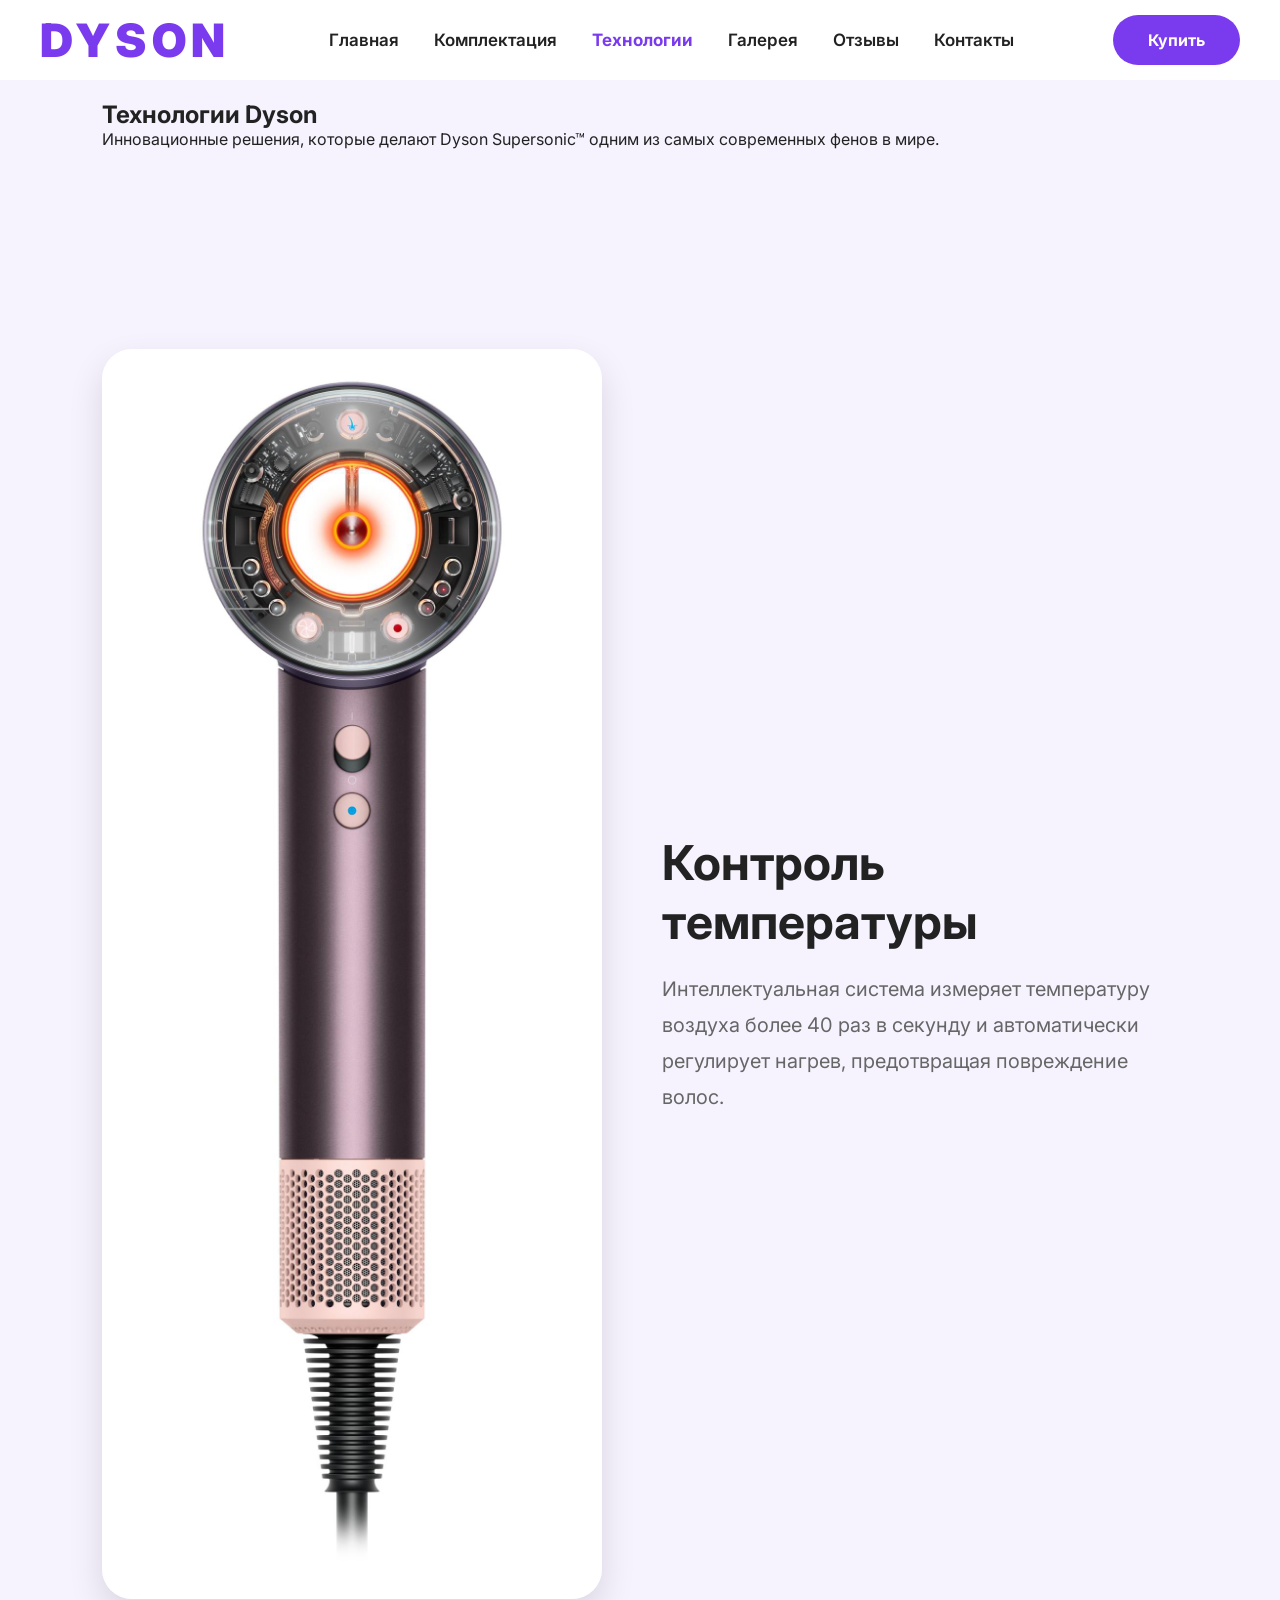
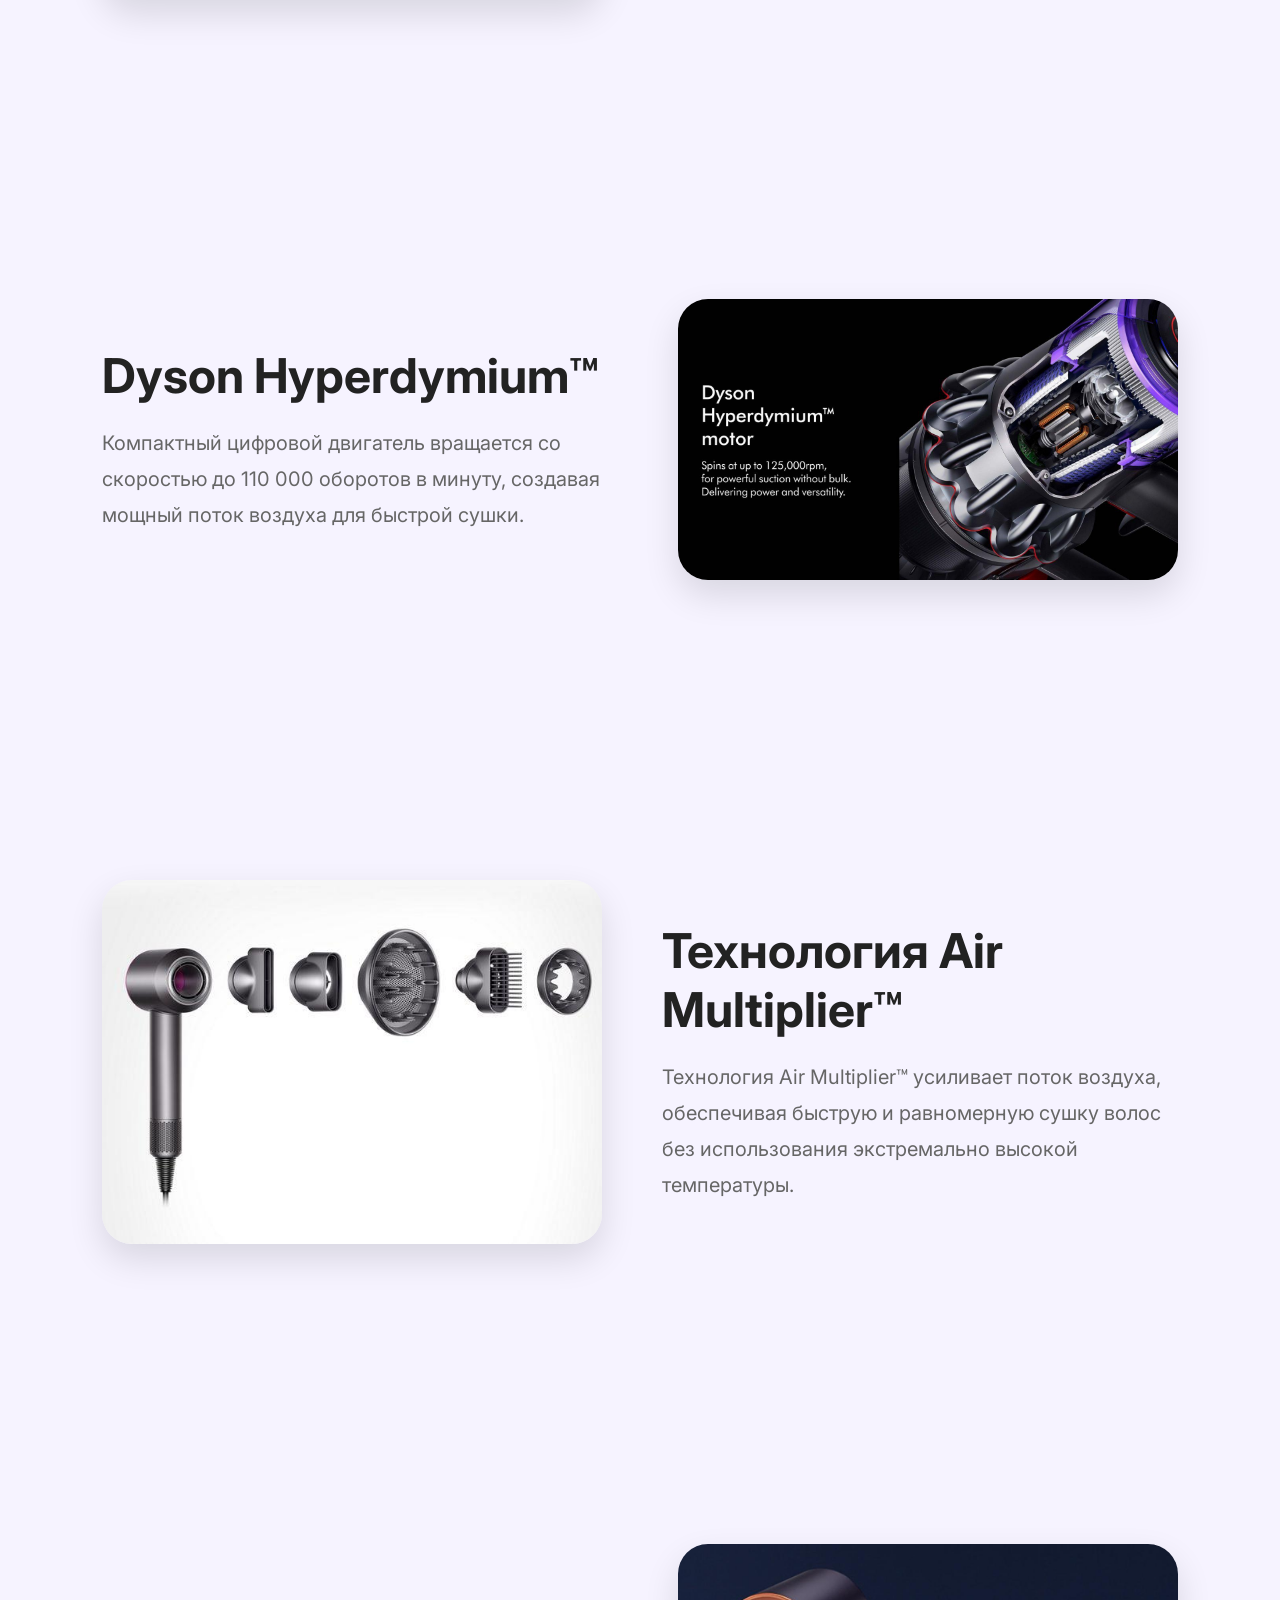
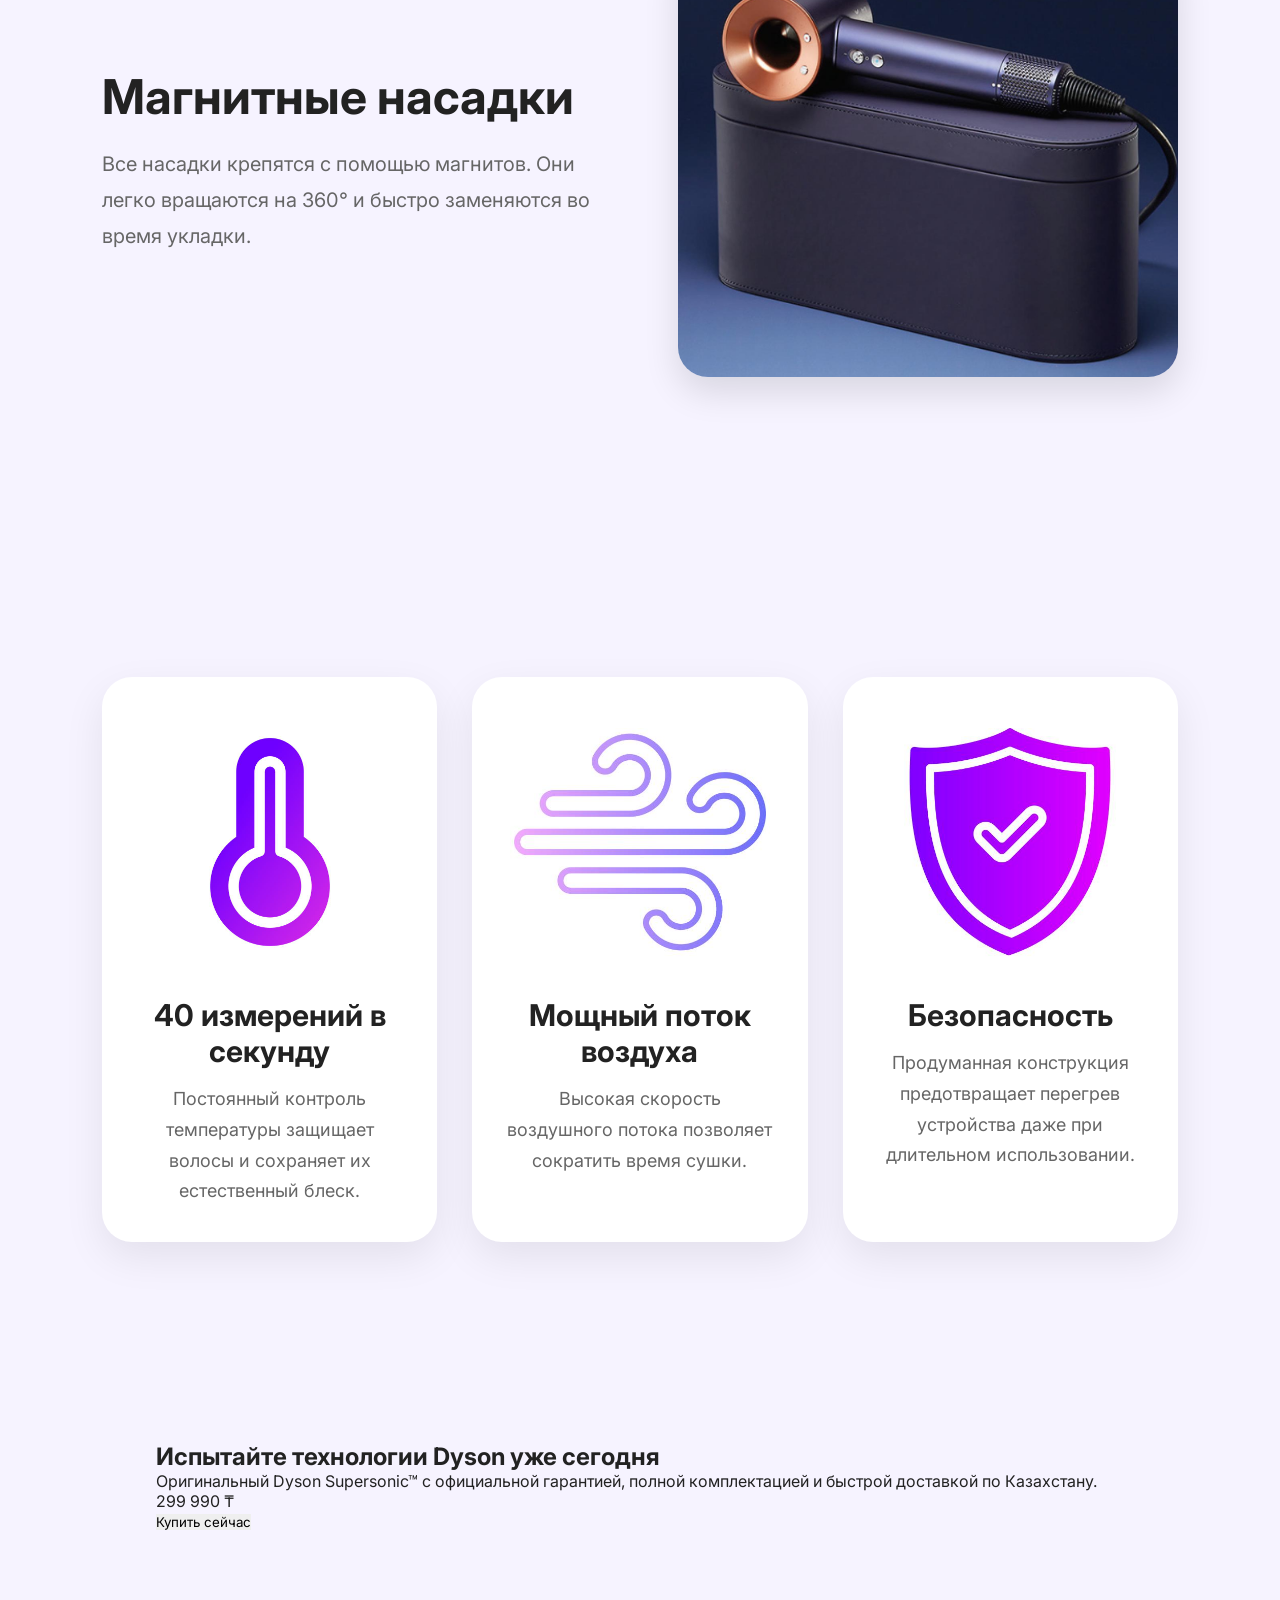
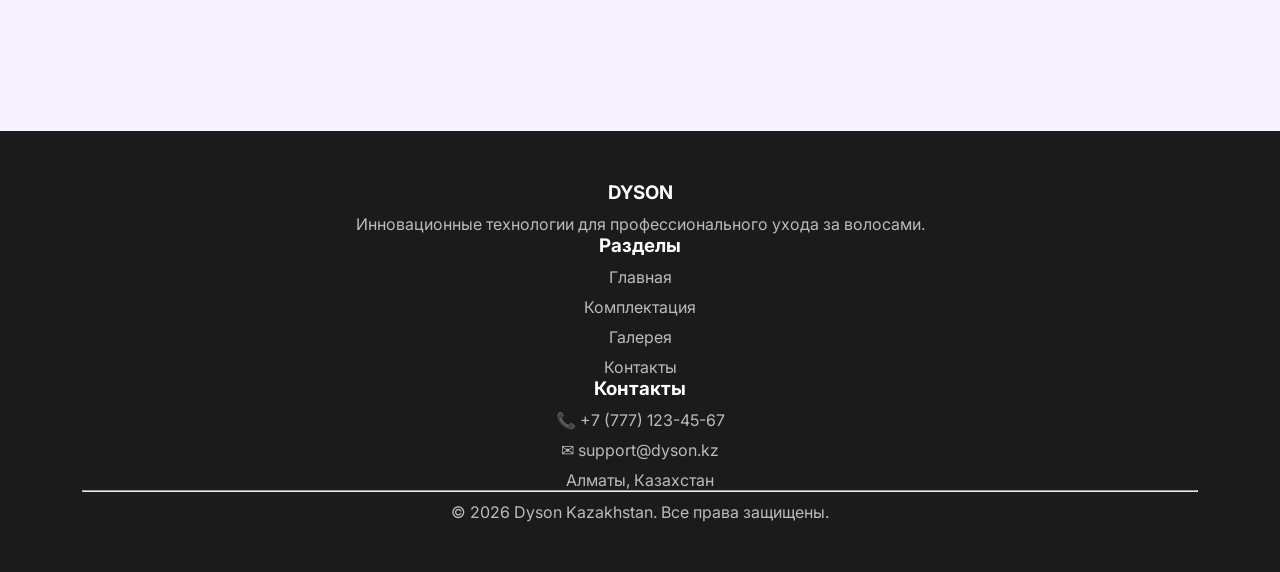
<file: technology.html>
<!DOCTYPE html>
<html lang="ru">

<head>

<meta charset="UTF-8">

<meta name="viewport" content="width=device-width, initial-scale=1.0">

<title>Технологии | Dyson Supersonic™</title>

<link rel="stylesheet" href="style.css">

<link href="https://fonts.googleapis.com/css2?family=Inter:wght@300;400;500;600;700;800&display=swap" rel="stylesheet">

<script src="script.js" defer></script>

</head>

<body>

<header>

<div class="logo">

DYSON

</div>

<div class="menu-btn" id="menuBtn">

☰

</div>

<nav id="navMenu">

<a href="index.html">Главная</a>

<a href="products.html">Комплектация</a>

<a href="technology.html">Технологии</a>

<a href="gallery.html">Галерея</a>

<a href="reviews.html">Отзывы</a>

<a href="contacts.html">Контакты</a>

</nav>

<a href="order.html" class="buy">

Купить

</a>

</header>

<section class="title">

<h1>

Технологии Dyson

</h1>

<p>

Инновационные решения, которые делают Dyson Supersonic™ одним из самых современных фенов в мире.

</p>

</section>

<section class="tech">

<div class="tech-image">

<img src="images/tech1.jpg" alt="">

</div>

<div class="tech-text">

<h2>

Контроль температуры

</h2>

<p>

Интеллектуальная система измеряет температуру воздуха более 40 раз в секунду и автоматически регулирует нагрев, предотвращая повреждение волос.

</p>

</div>

</section>

<section class="tech">

<div class="tech-image">

<img src="images/tech2.jpg" alt="">

</div>

<div class="tech-text">

<h2>

Dyson Hyperdymium™

</h2>

<p>

Компактный цифровой двигатель вращается со скоростью до 110 000 оборотов в минуту, создавая мощный поток воздуха для быстрой сушки.

</p>

</div>

</section>
<section class="tech">

<div class="tech-image">

<img src="images/tech3.jpg" alt="Air Multiplier">

</div>

<div class="tech-text">

<h2>

Технология Air Multiplier™

</h2>

<p>

Технология Air Multiplier™ усиливает поток воздуха, обеспечивая быструю и равномерную сушку волос без использования экстремально высокой температуры.

</p>

</div>

</section>

<section class="tech">

<div class="tech-image">

<img src="images/tech4.jpg" alt="Магнитные насадки">

</div>

<div class="tech-text">

<h2>

Магнитные насадки

</h2>

<p>

Все насадки крепятся с помощью магнитов. Они легко вращаются на 360° и быстро заменяются во время укладки.

</p>

</div>

</section>

<section class="grid">

<div class="card">

<img src="images/icon-temp.png" alt="">

<h3>

40 измерений в секунду

</h3>

<p>

Постоянный контроль температуры защищает волосы и сохраняет их естественный блеск.

</p>

</div>

<div class="card">

<img src="images/icon-air.png" alt="">

<h3>

Мощный поток воздуха

</h3>

<p>

Высокая скорость воздушного потока позволяет сократить время сушки.

</p>

</div>

<div class="card">

<img src="images/icon-safe.png" alt="">

<h3>

Безопасность

</h3>

<p>

Продуманная конструкция предотвращает перегрев устройства даже при длительном использовании.

</p>

</div>

</section>
<section class="buy-block">

<div class="container">

<h2>

Испытайте технологии Dyson уже сегодня

</h2>

<p>

Оригинальный Dyson Supersonic™ с официальной гарантией, полной комплектацией и быстрой доставкой по Казахстану.

</p>

<div class="price">

299 990 ₸

</div>

<a href="order.html">

<button class="buy-btn">

Купить сейчас

</button>

</a>

</div>

</section>

<footer>

<div class="container">

<div class="footer-top">

<div>

<h3>

DYSON

</h3>

<p>

Инновационные технологии для профессионального ухода за волосами.

</p>

</div>

<div>

<h3>

Разделы

</h3>

<p><a href="index.html">Главная</a></p>

<p><a href="products.html">Комплектация</a></p>

<p><a href="gallery.html">Галерея</a></p>

<p><a href="contacts.html">Контакты</a></p>

</div>

<div>

<h3>

Контакты

</h3>

<p>📞 +7 (777) 123-45-67</p>

<p>✉ support@dyson.kz</p>

<p>Алматы, Казахстан</p>

</div>

</div>

<hr>

<p class="copyright">

© 2026 Dyson Kazakhstan. Все права защищены.

</p>

</div>

</footer>

</body>

</html>
</file>
<file: style.css>
/* ===========================
   RESET
=========================== */

*{
    margin:0;
    padding:0;
    box-sizing:border-box;
}

html{
    scroll-behavior:smooth;
}

body{
    font-family:"Inter",sans-serif;
    background:#f6f3ff;
    color:#222;
    overflow-x:hidden;
}

img{
    display:block;
    max-width:100%;
}

a{
    text-decoration:none;
    color:inherit;
}

button{
    border:none;
    outline:none;
    cursor:pointer;
    font-family:inherit;
}

/* ===========================
   CONTAINER
=========================== */

.container{
    width:90%;
    max-width:1200px;
    margin:auto;
}

/* ===========================
   HEADER
=========================== */

header{
    position:fixed;
    top:0;
    left:0;
    width:100%;
    height:80px;

    background:rgba(255,255,255,.96);

    backdrop-filter:blur(10px);

    display:flex;
    align-items:center;
    justify-content:space-between;

    padding:0 40px;

    z-index:9999;

    transition:.3s;
}

.logo{
    font-size:46px;
    font-weight:900;
    letter-spacing:5px;
    color:#7a3aed;
}

/* ===========================
   MENU
=========================== */

nav{
    display:flex;
    gap:35px;
}

nav a{

    font-size:17px;

    font-weight:600;

    transition:.3s;

}

nav a:hover{

    color:#7a3aed;

}

.buy{

    background:#7a3aed;

    color:white;

    padding:15px 35px;

    border-radius:50px;

    font-weight:700;

    transition:.3s;

}

.buy:hover{

    transform:translateY(-2px);

    box-shadow:0 12px 25px rgba(122,58,237,.35);

}

/* ===========================
   BURGER
=========================== */

.menu-btn{

    display:none;

    font-size:38px;

    color:#7a3aed;

    cursor:pointer;

}
/* ===========================
   HERO
=========================== */

.hero{

    min-height:100vh;

    display:flex;

    align-items:center;

    justify-content:space-between;

    gap:60px;

    padding:150px 8% 80px;

}

.hero-text{

    flex:1;

}

.hero-text h1{

    font-size:64px;

    line-height:1.1;

    margin-bottom:25px;

}

.hero-text p{

    font-size:22px;

    color:#666;

    line-height:1.7;

    margin-bottom:35px;

}

.hero-image{

    flex:1;

    display:flex;

    justify-content:center;

}

.hero-image img{

    width:100%;

    max-width:520px;

    border-radius:35px;

    box-shadow:0 20px 50px rgba(0,0,0,.15);

}

/* ===========================
   SECTION
=========================== */

section{

    padding:100px 8%;

}

.section-title{

    text-align:center;

    margin-bottom:70px;

}

.section-title h2{

    font-size:56px;

    margin-bottom:20px;

}

.section-title p{

    color:#666;

    font-size:22px;

    max-width:700px;

    margin:auto;

    line-height:1.7;

}

/* ===========================
   GRID
=========================== */

.grid{

    display:grid;

    grid-template-columns:repeat(auto-fit,minmax(320px,1fr));

    gap:35px;

}
/* ===========================
   CARDS
=========================== */

.card{

    background:#fff;

    border-radius:30px;

    padding:35px;

    text-align:center;

    box-shadow:0 15px 40px rgba(0,0,0,.08);

    transition:.35s;

}

.card:hover{

    transform:translateY(-10px);

    box-shadow:0 25px 55px rgba(0,0,0,.12);

}

.card img{

    width:100%;

    height:260px;

    object-fit:contain;

    margin-bottom:25px;

}

.card h3{

    font-size:30px;

    margin-bottom:15px;

}

.card p{

    color:#666;

    line-height:1.7;

    font-size:18px;

}

/* ===========================
   GALLERY
=========================== */

.gallery{

    display:grid;

    grid-template-columns:repeat(auto-fit,minmax(320px,1fr));

    gap:30px;

}

.gallery img{

    width:100%;

    height:350px;

    object-fit:cover;

    border-radius:30px;

    transition:.35s;

    box-shadow:0 12px 30px rgba(0,0,0,.12);

}

.gallery img:hover{

    transform:scale(1.03);

}

/* ===========================
   TECHNOLOGY
=========================== */

.tech{

    display:flex;

    align-items:center;

    gap:60px;

    margin-bottom:100px;

}

.tech:nth-child(even){

    flex-direction:row-reverse;

}

.tech img{

    width:100%;

    max-width:500px;

    border-radius:30px;

    box-shadow:0 15px 35px rgba(0,0,0,.12);

}

.tech-text{

    flex:1;

}

.tech-text h2{

    font-size:48px;

    margin-bottom:20px;

}

.tech-text p{

    font-size:20px;

    color:#666;

    line-height:1.8;

}
/* ===========================
   REVIEWS
=========================== */

.reviews{

    display:grid;

    grid-template-columns:repeat(auto-fit,minmax(320px,1fr));

    gap:35px;

}

.review{

    background:#fff;

    border-radius:30px;

    padding:35px;

    text-align:center;

    box-shadow:0 15px 40px rgba(0,0,0,.08);

    transition:.35s;

}

.review:hover{

    transform:translateY(-8px);

}

.review img{

    width:120px;

    height:120px;

    border-radius:50%;

    object-fit:cover;

    margin:0 auto 20px;

    border:5px solid #7a3aed22;

}

.review h3{

    font-size:26px;

    margin-bottom:10px;

}

.review p{

    color:#666;

    line-height:1.8;

    margin-top:15px;

}

.stars{

    color:#f7b500;

    font-size:24px;

    letter-spacing:4px;

}

/* ===========================
   CONTACT
=========================== */

.contact-wrapper{

    display:grid;

    grid-template-columns:1fr 1fr;

    gap:50px;

}

.contact-info,
.contact-form{

    background:#fff;

    border-radius:30px;

    padding:40px;

    box-shadow:0 15px 40px rgba(0,0,0,.08);

}

.contact-item{

    margin-bottom:30px;

}

.contact-item h3{

    margin-bottom:8px;

    color:#7a3aed;

}

.contact-form input,
.contact-form textarea{

    width:100%;

    padding:18px;

    margin-bottom:18px;

    border:1px solid #ddd;

    border-radius:15px;

    font-size:16px;

    font-family:inherit;

}

.contact-form textarea{

    resize:none;

    height:170px;

}

.contact-form button{

    width:100%;

    padding:18px;

    border-radius:50px;

    background:#7a3aed;

    color:#fff;

    font-size:18px;

    font-weight:700;

}

/* ===========================
   FOOTER
=========================== */

footer{

    background:#1b1b1b;

    color:#fff;

    text-align:center;

    padding:50px 20px;

    margin-top:100px;

}

footer p{

    color:#bbb;

    margin-top:10px;

}
/* ===========================
   MOBILE
=========================== */

@media (max-width:900px){

header{

    height:70px;

    padding:0 20px;

}

.logo{

    font-size:30px;

    letter-spacing:2px;

}

.buy{

    display:none;

}

.menu-btn{

    display:block;

    z-index:10001;

}

nav{

    position:fixed;

    top:70px;

    right:-100%;

    width:270px;

    height:calc(100vh - 70px);

    background:#fff;

    flex-direction:column;

    justify-content:flex-start;

    align-items:center;

    gap:30px;

    padding-top:40px;

    transition:.35s;

    box-shadow:-5px 0 25px rgba(0,0,0,.15);

}

nav.active{

    right:0;

}

.hero{

    flex-direction:column-reverse;

    text-align:center;

    padding:120px 20px 60px;

}

.hero-text h1{

    font-size:42px;

}

.hero-text p{

    font-size:18px;

}

.hero-image img{

    max-width:320px;

}

section{

    padding:70px 20px;

}

.section-title h2{

    font-size:38px;

}

.section-title p{

    font-size:17px;

}

.grid{

    grid-template-columns:1fr;

}

.gallery{

    grid-template-columns:1fr;

}

.gallery img{

    height:250px;

}

.tech{

    flex-direction:column !important;

    text-align:center;

}

.tech img{

    max-width:320px;

}

.tech-text h2{

    font-size:34px;

}

.tech-text p{

    font-size:17px;

}

.reviews{

    grid-template-columns:1fr;

}

.review{

    padding:25px;

}

.review img{

    width:90px;

    height:90px;

}

.contact-wrapper{

    grid-template-columns:1fr;

}

footer{

    margin-top:60px;

}

}
</file>
